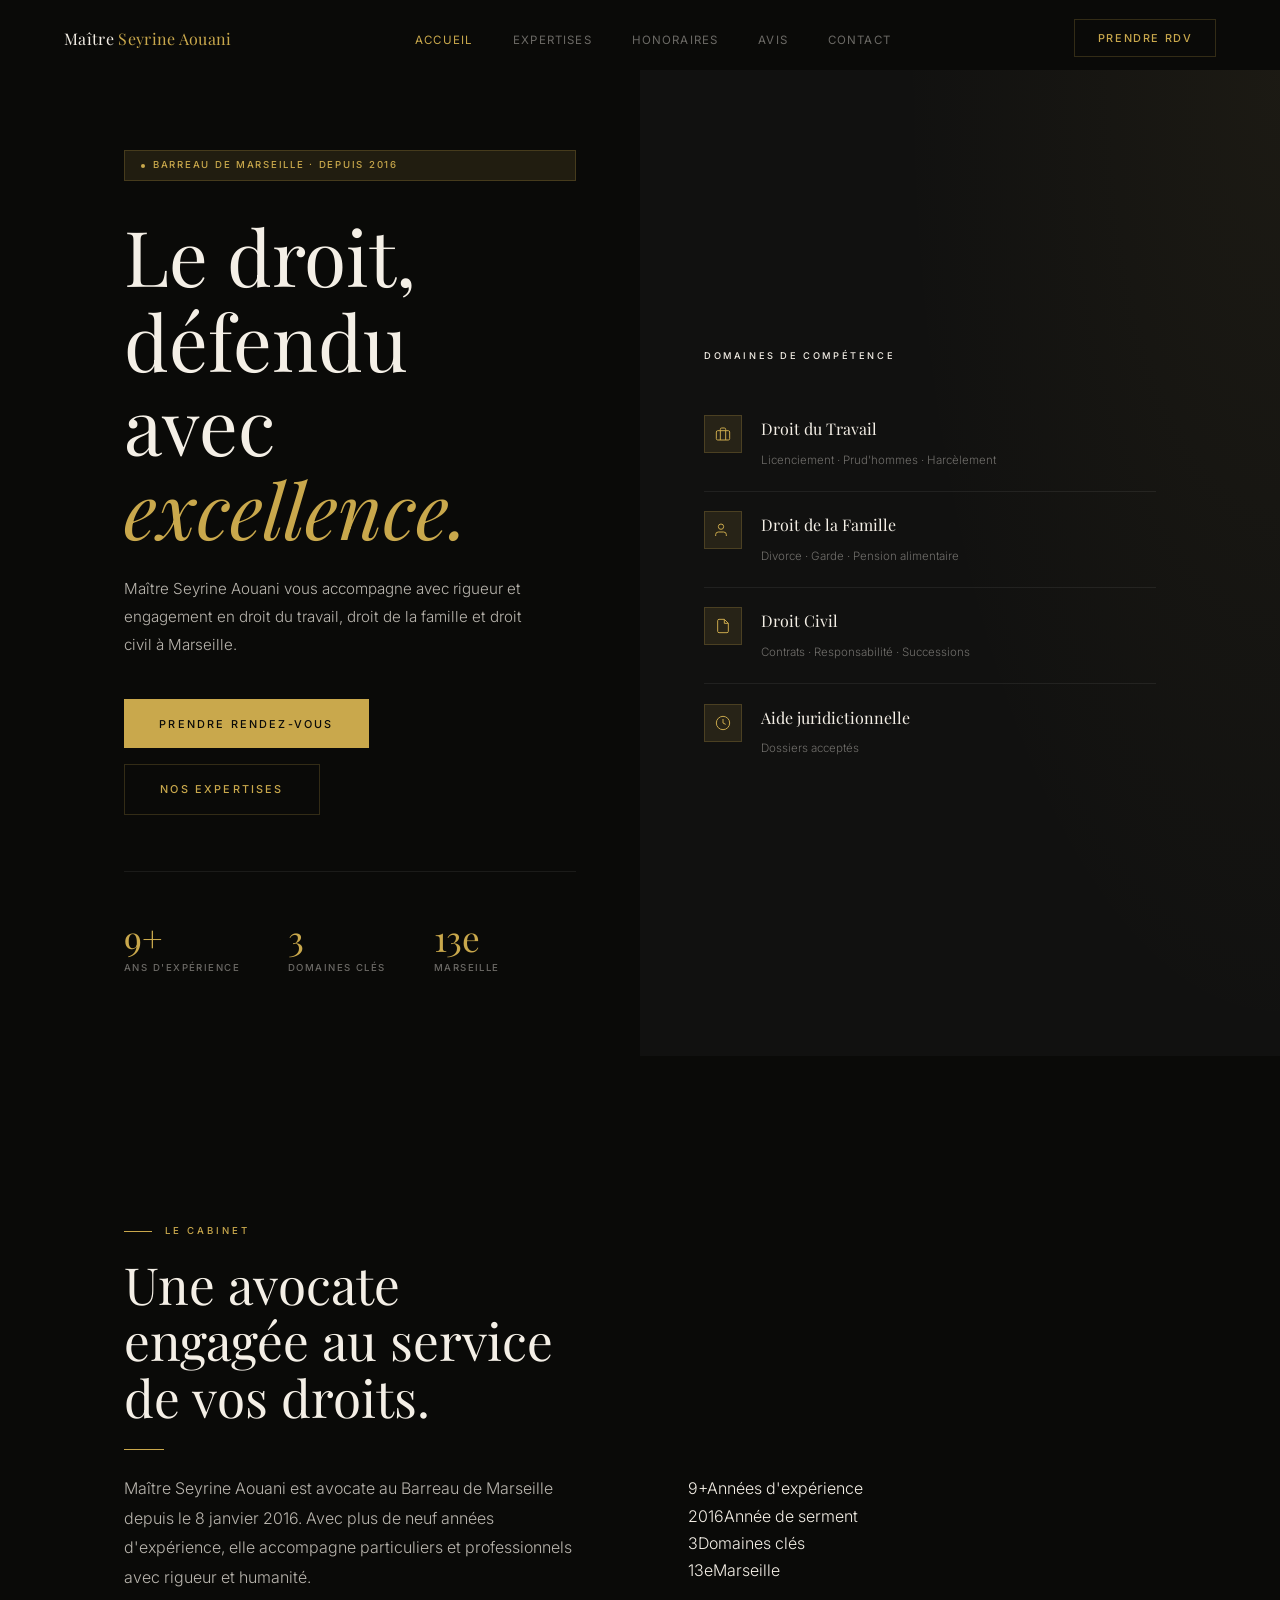
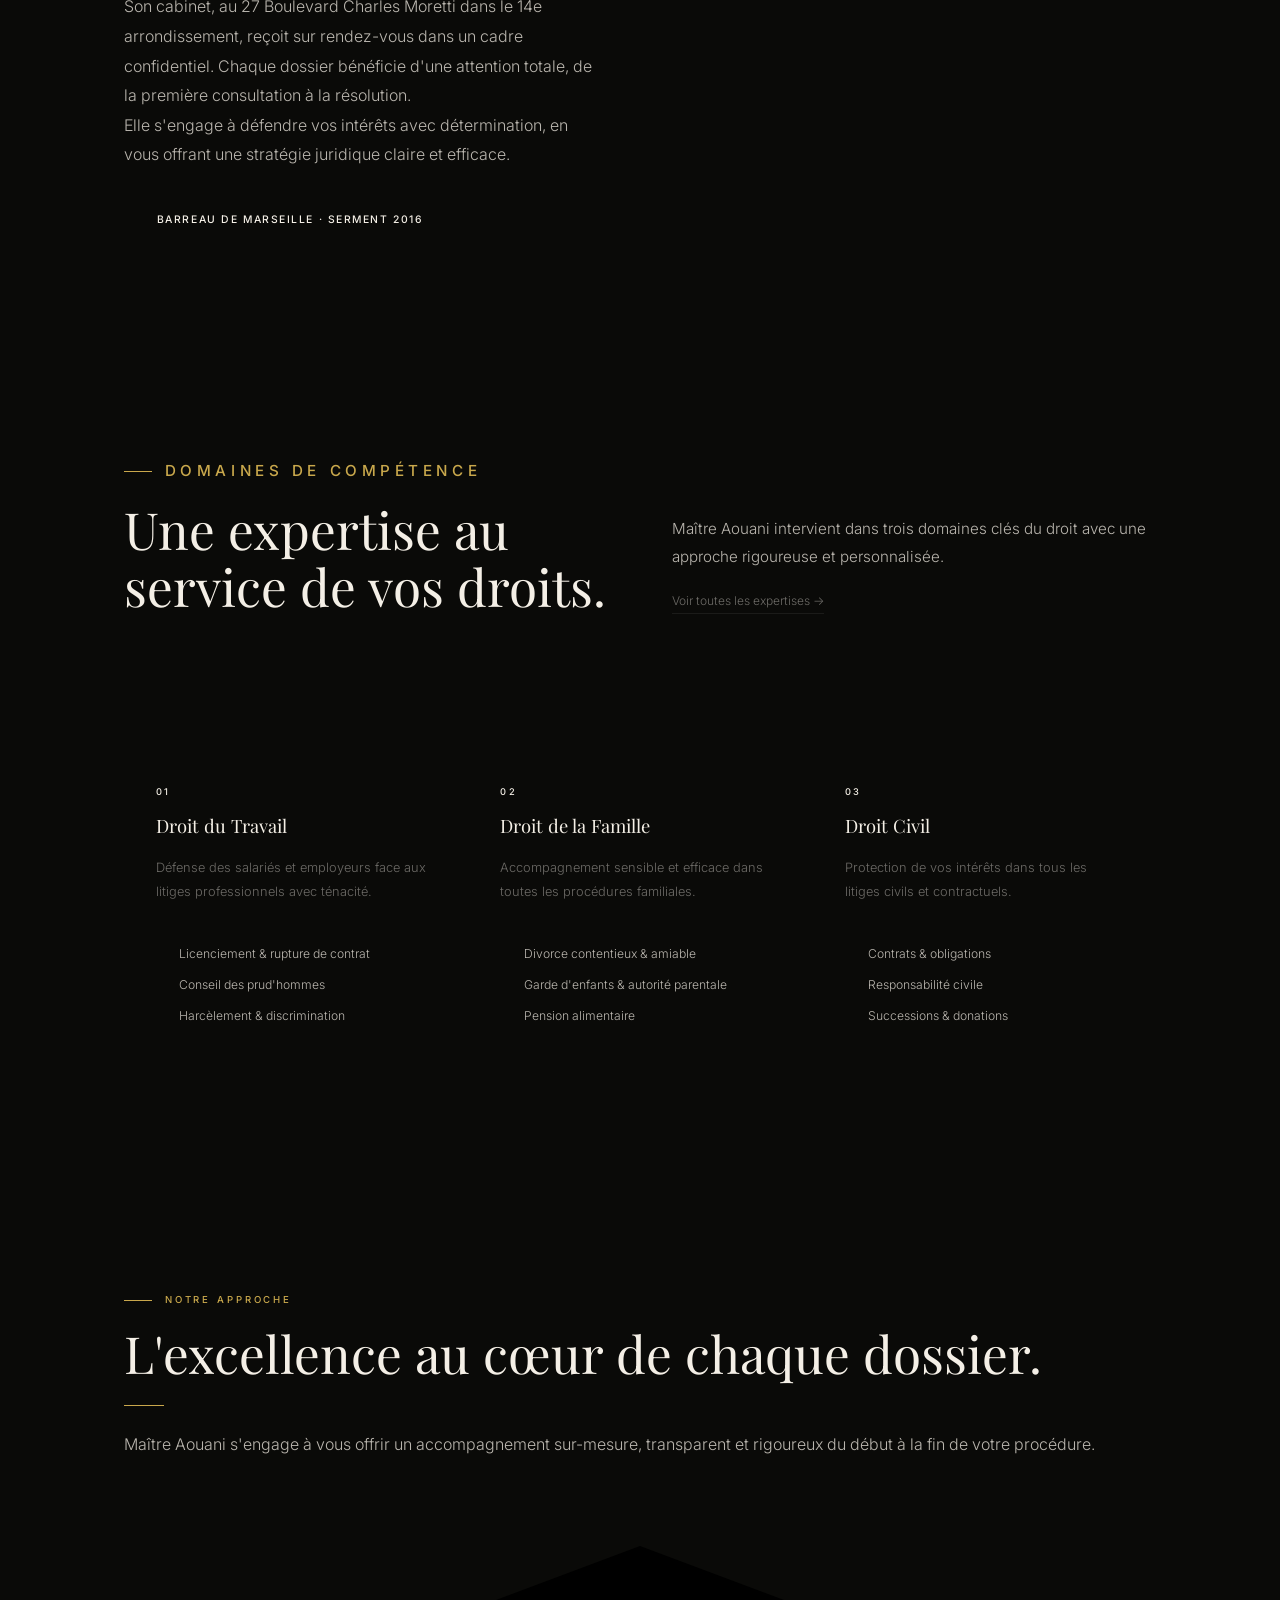
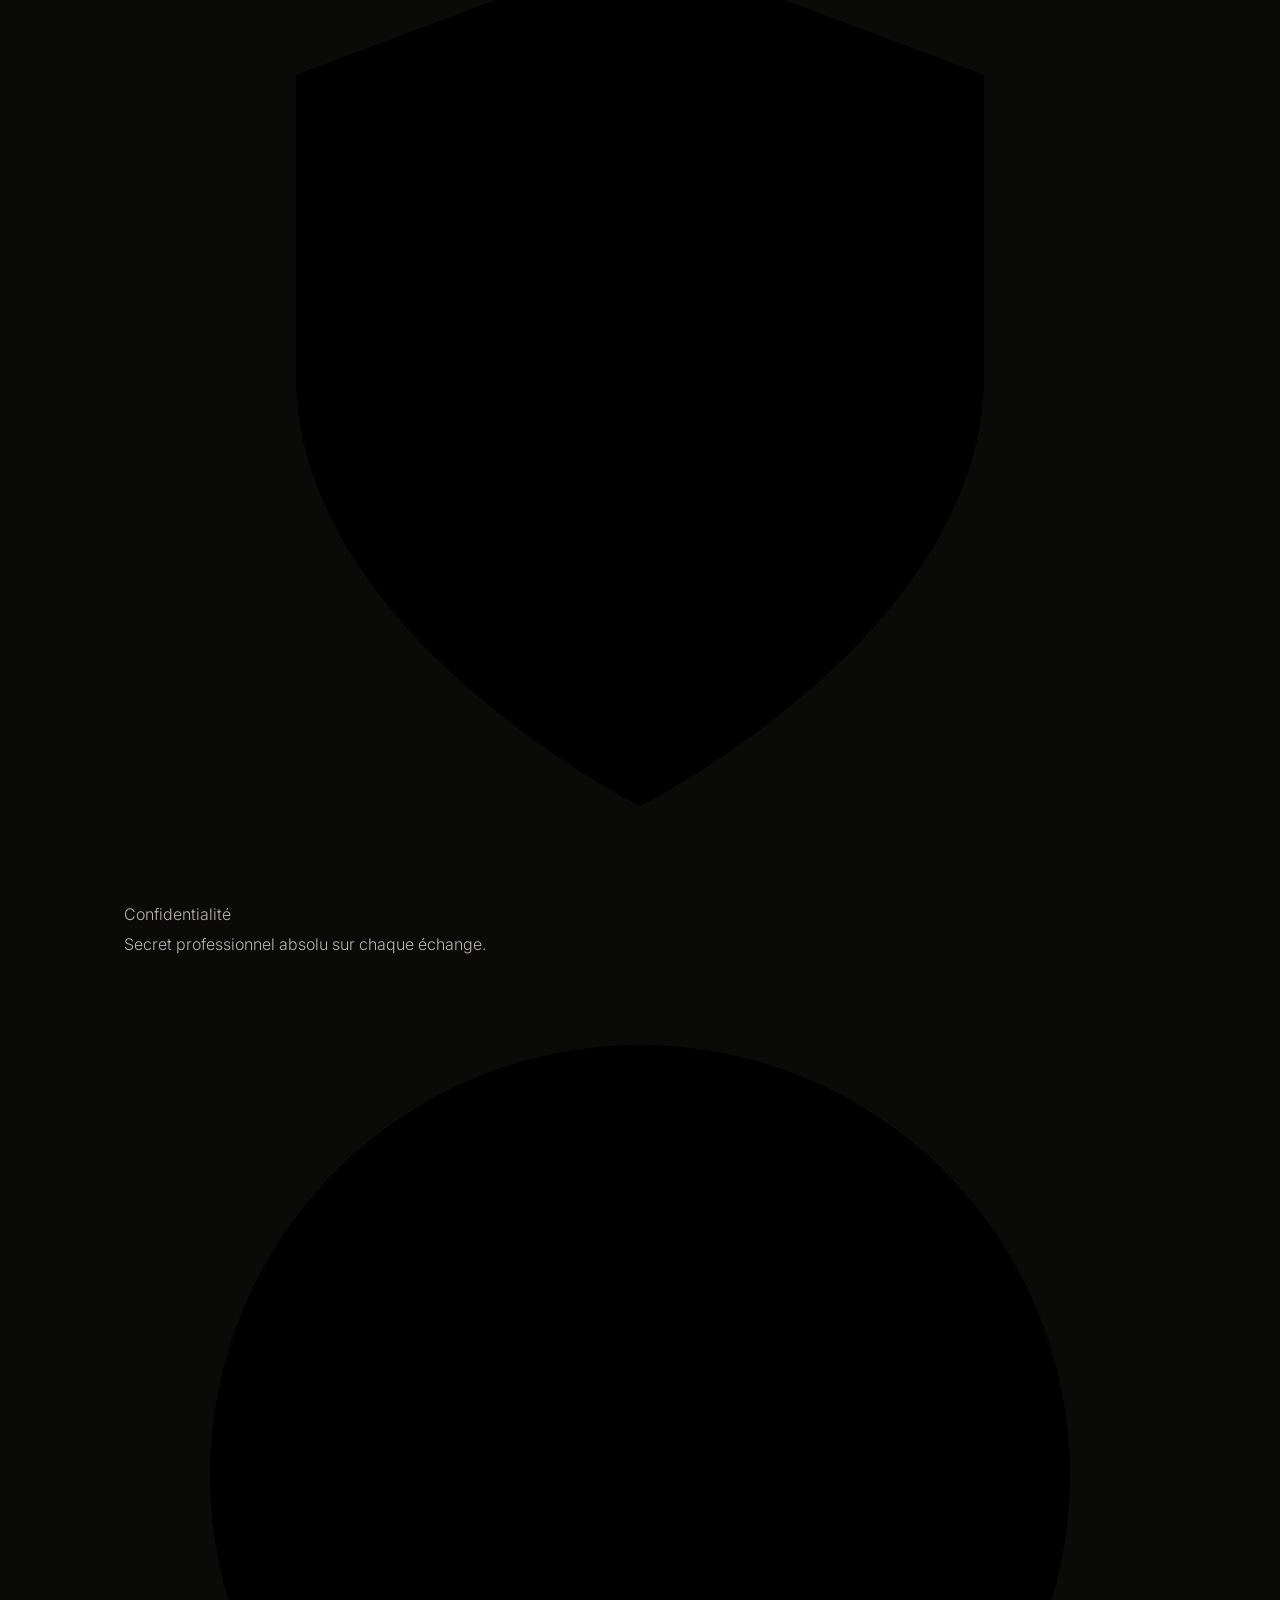
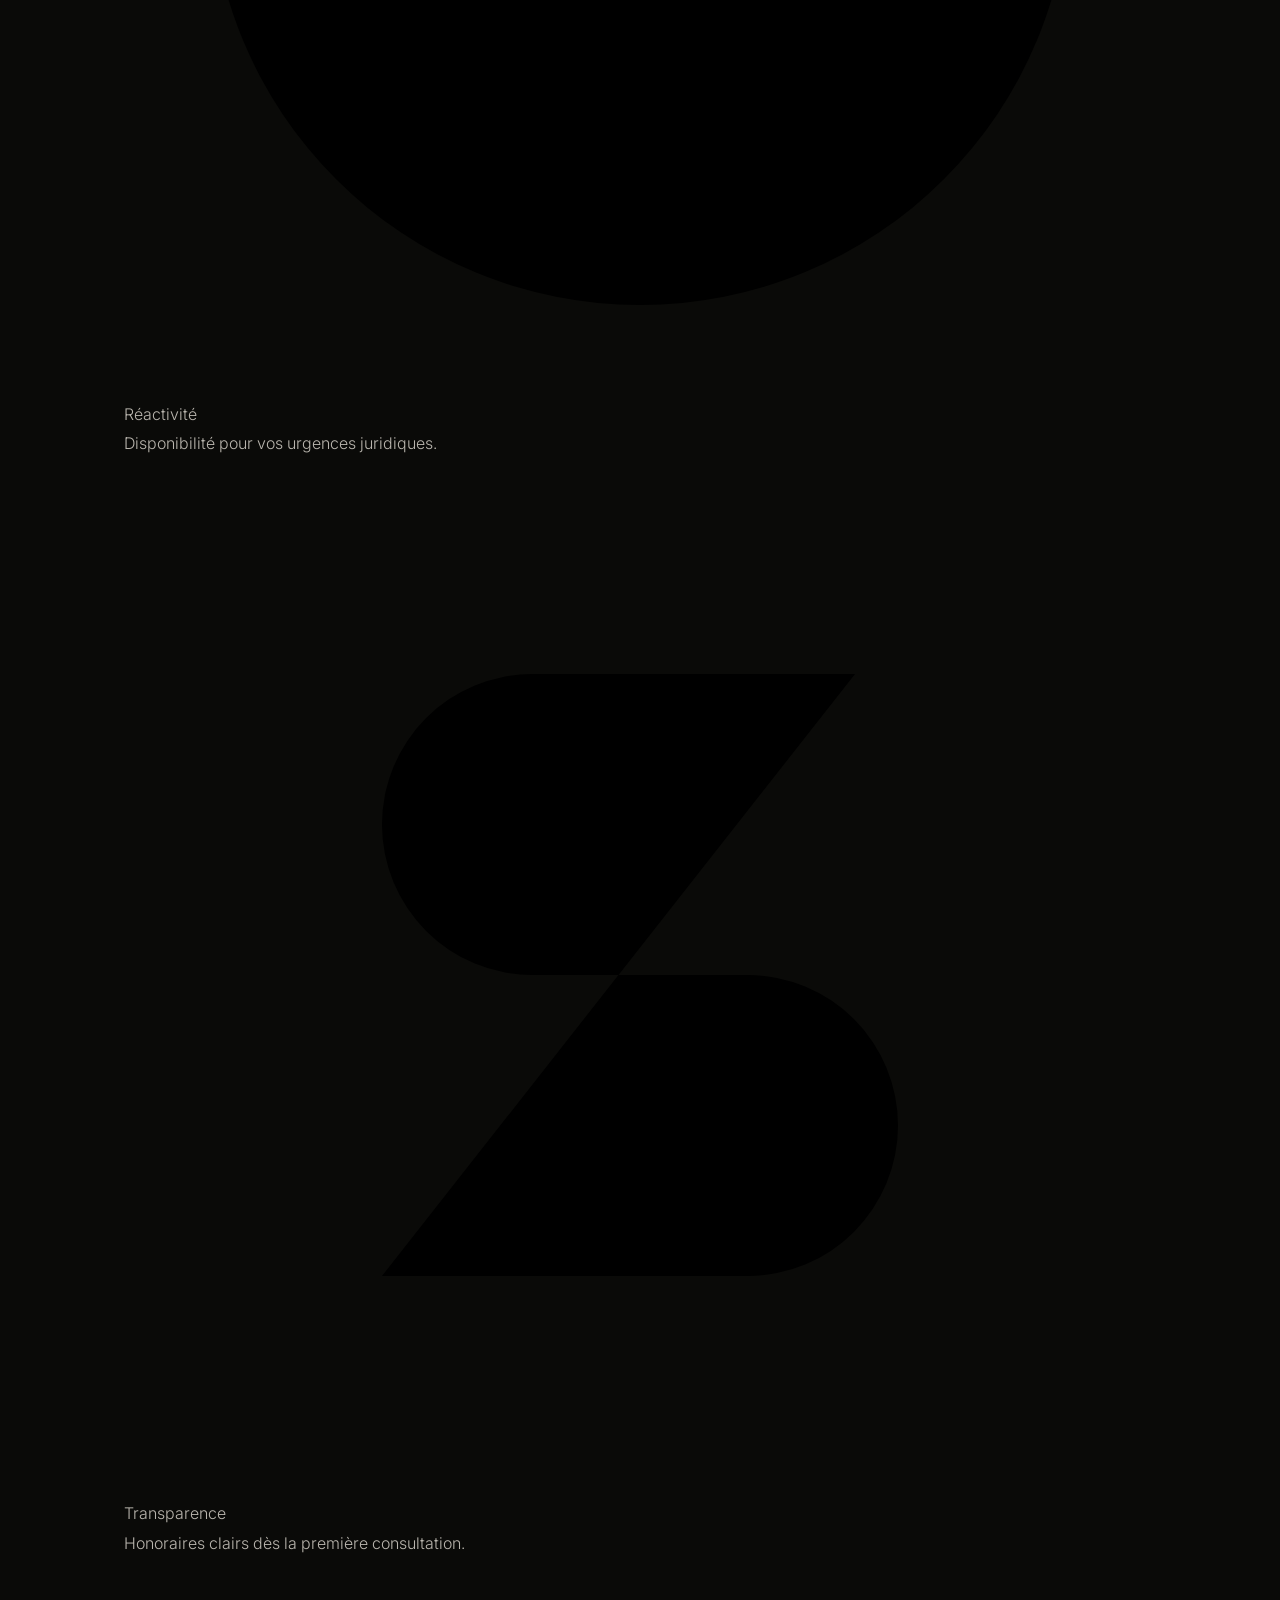
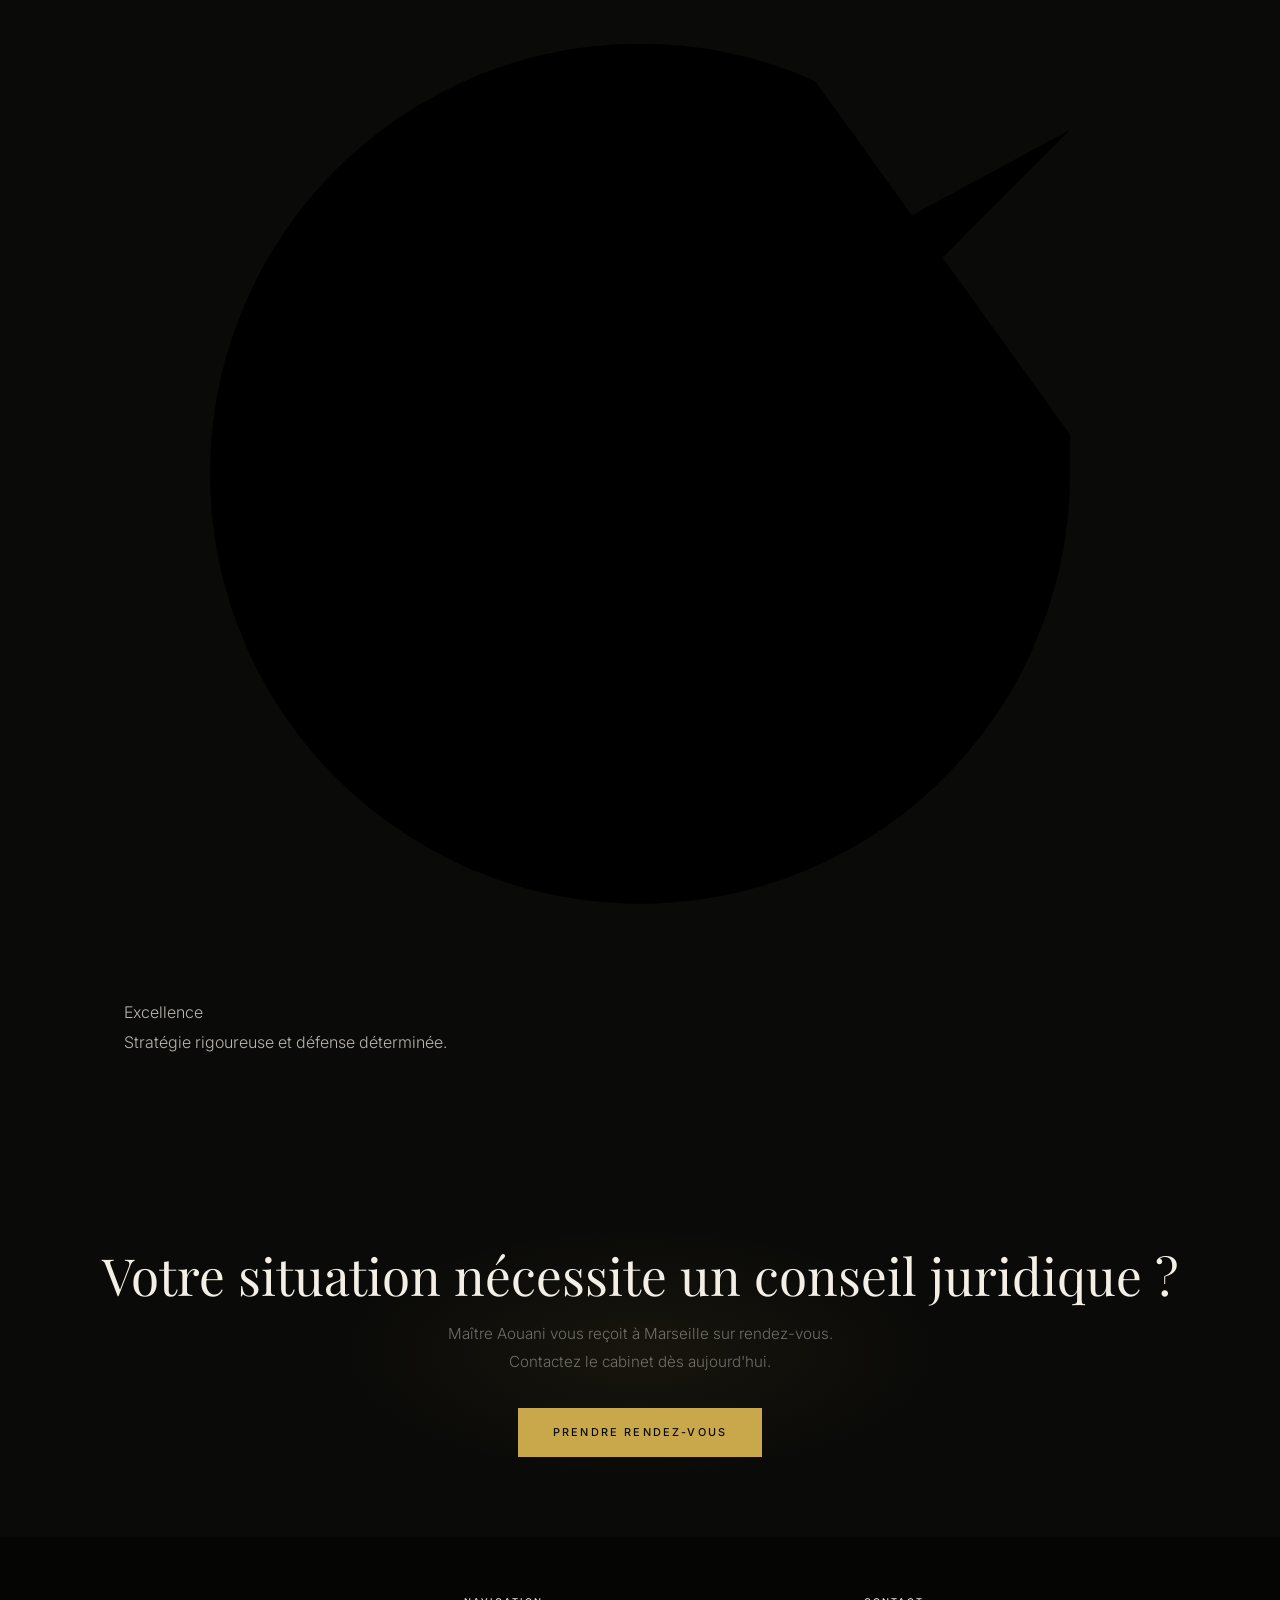
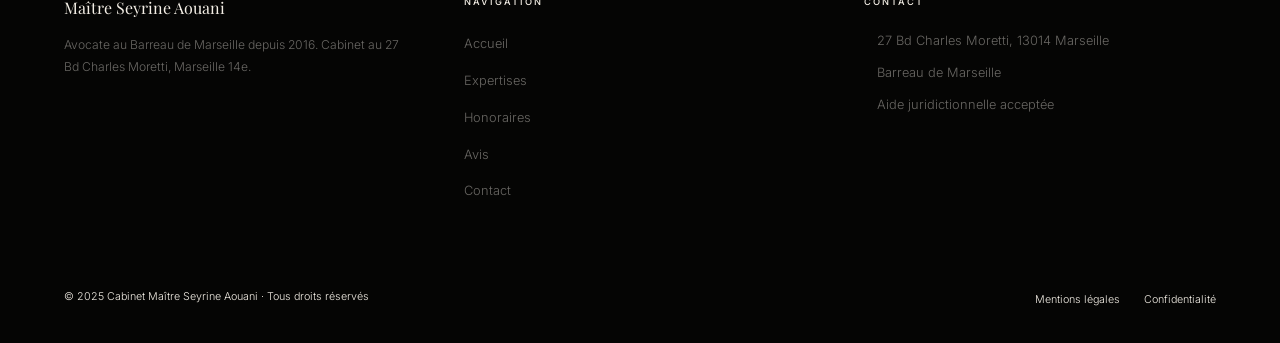
<file: index.html>
<!DOCTYPE html>
<html lang="fr">
<head>
<meta charset="UTF-8"><meta name="viewport" content="width=device-width, initial-scale=1.0">
<title>Maître Seyrine Aouani — Avocate Barreau de Marseille | Droit du Travail, Famille, Civil</title>
<meta name="description" content="Maître Seyrine Aouani, avocate au Barreau de Marseille depuis 2016. Droit du travail, droit de la famille, droit civil. 27 Bd Charles Moretti, Marseille 13014.">
<meta name="robots" content="index, follow">
<link rel="canonical" href="https://aouani-avocat.netlify.app/">
<script type="application/ld+json">{"@context":"https://schema.org","@type":"LegalService","name":"Cabinet Maître Seyrine Aouani","description":"Avocate au Barreau de Marseille, spécialisée en droit du travail, famille et civil.","address":{"@type":"PostalAddress","streetAddress":"27 Boulevard Charles Moretti","addressLocality":"Marseille","postalCode":"13014","addressCountry":"FR"},"geo":{"@type":"GeoCoordinates","latitude":43.3454558,"longitude":5.4313052},"areaServed":"Marseille"}</script>
<link rel="stylesheet" href="css/base.css">
<link rel="stylesheet" href="css/nav-hero.css">
<link rel="stylesheet" href="css/sections.css">
</head>
<body>
<nav id="navbar">
  <a href="index.html" class="nav-logo">Maître <span>Seyrine Aouani</span></a>
  <ul class="nav-links">
    <li><a href="index.html" class="nav-link">Accueil</a></li>
    <li><a href="expertises.html" class="nav-link">Expertises</a></li>
    <li><a href="honoraires.html" class="nav-link">Honoraires</a></li>
    <li><a href="avis.html" class="nav-link">Avis</a></li>
    <li><a href="contact.html" class="nav-link">Contact</a></li>
  </ul>
  <a href="contact.html" class="nav-phone">Prendre RDV</a>
  <div class="nav-burger" id="burger"><span></span><span></span><span></span></div>
</nav>
<nav class="nav-mobile" id="nav-mobile">
  <a href="index.html">Accueil</a><a href="expertises.html">Expertises</a>
  <a href="honoraires.html">Honoraires</a><a href="avis.html">Avis</a><a href="contact.html">Contact</a>
</nav>

<section id="hero">
  <div class="hero-left">
    <span class="tag hero-eyebrow">Barreau de Marseille · Depuis 2016</span>
    <h1 class="hero-title">Le droit,<br>défendu avec<br><em>excellence.</em></h1>
    <p class="hero-desc">Maître Seyrine Aouani vous accompagne avec rigueur et engagement en droit du travail, droit de la famille et droit civil à Marseille.</p>
    <div class="hero-ctas">
      <a href="contact.html" class="btn-primary">Prendre rendez-vous</a>
      <a href="expertises.html" class="btn-outline">Nos expertises</a>
    </div>
    <div class="hero-stats">
      <div><span class="hero-stat-num">9+</span><span class="hero-stat-label">Ans d'expérience</span></div>
      <div><span class="hero-stat-num">3</span><span class="hero-stat-label">Domaines clés</span></div>
      <div><span class="hero-stat-num">13e</span><span class="hero-stat-label">Marseille</span></div>
    </div>
  </div>
  <div class="hero-right">
    <p class="hero-panel-label">Domaines de compétence</p>
    <div class="hero-spec">
      <div class="hero-spec-icon"><svg viewBox="0 0 24 24"><rect x="2" y="7" width="20" height="14" rx="2"/><path d="M16 21V5a2 2 0 0 0-2-2h-4a2 2 0 0 0-2 2v16"/></svg></div>
      <div><span class="hero-spec-name">Droit du Travail</span><span class="hero-spec-sub">Licenciement · Prud'hommes · Harcèlement</span></div>
    </div>
    <div class="hero-spec">
      <div class="hero-spec-icon"><svg viewBox="0 0 24 24"><path d="M17 21v-2a4 4 0 0 0-4-4H5a4 4 0 0 0-4 4v2"/><circle cx="9" cy="7" r="4"/></svg></div>
      <div><span class="hero-spec-name">Droit de la Famille</span><span class="hero-spec-sub">Divorce · Garde · Pension alimentaire</span></div>
    </div>
    <div class="hero-spec">
      <div class="hero-spec-icon"><svg viewBox="0 0 24 24"><path d="M14 2H6a2 2 0 0 0-2 2v16a2 2 0 0 0 2 2h12a2 2 0 0 0 2-2V8z"/><polyline points="14 2 14 8 20 8"/></svg></div>
      <div><span class="hero-spec-name">Droit Civil</span><span class="hero-spec-sub">Contrats · Responsabilité · Successions</span></div>
    </div>
    <div class="hero-spec">
      <div class="hero-spec-icon"><svg viewBox="0 0 24 24"><circle cx="12" cy="12" r="10"/><polyline points="12 6 12 12 16 14"/></svg></div>
      <div><span class="hero-spec-name">Aide juridictionnelle</span><span class="hero-spec-sub">Dossiers acceptés</span></div>
    </div>
  </div>
</section>

<section id="about">
  <div class="section-inner">
    <div class="about-grid">
      <div class="reveal">
        <p class="section-label">Le Cabinet</p>
        <h2>Une avocate engagée au service de vos droits.</h2>
        <div class="divider"></div>
        <p>Maître Seyrine Aouani est avocate au Barreau de Marseille depuis le 8 janvier 2016. Avec plus de neuf années d'expérience, elle accompagne particuliers et professionnels avec rigueur et humanité.</p>
        <p>Son cabinet, au 27 Boulevard Charles Moretti dans le 14e arrondissement, reçoit sur rendez-vous dans un cadre confidentiel. Chaque dossier bénéficie d'une attention totale, de la première consultation à la résolution.</p>
        <p>Elle s'engage à défendre vos intérêts avec détermination, en vous offrant une stratégie juridique claire et efficace.</p>
        <div class="badge-barreau">Barreau de Marseille · Serment 2016</div>
      </div>
      <div class="about-stats reveal">
        <div class="stat-box"><span class="stat-num">9+</span><span class="stat-label">Années d'expérience</span></div>
        <div class="stat-box"><span class="stat-num">2016</span><span class="stat-label">Année de serment</span></div>
        <div class="stat-box"><span class="stat-num">3</span><span class="stat-label">Domaines clés</span></div>
        <div class="stat-box"><span class="stat-num">13e</span><span class="stat-label">Marseille</span></div>
      </div>
    </div>
  </div>
</section>

<section id="expertises">
  <div class="section-inner">
    <div class="expertises-intro">
      <div class="reveal"><p class="section-label">Domaines de compétence</p><h2>Une expertise au service de vos droits.</h2></div>
      <div class="reveal"><p>Maître Aouani intervient dans trois domaines clés du droit avec une approche rigoureuse et personnalisée.</p><a href="expertises.html" class="btn-text" style="margin-top:1.2rem;display:inline-flex;">Voir toutes les expertises →</a></div>
    </div>
    <div class="expertises-grid">
      <div class="expertise-card reveal">
        <div class="expertise-icon"><svg viewBox="0 0 24 24"><rect x="2" y="7" width="20" height="14" rx="2"/><path d="M16 21V5a2 2 0 0 0-2-2h-4a2 2 0 0 0-2 2v16"/></svg></div>
        <span class="expertise-num">01</span>
        <p class="expertise-title">Droit du Travail</p>
        <p class="expertise-desc">Défense des salariés et employeurs face aux litiges professionnels avec ténacité.</p>
        <ul class="expertise-list"><li>Licenciement & rupture de contrat</li><li>Conseil des prud'hommes</li><li>Harcèlement & discrimination</li></ul>
      </div>
      <div class="expertise-card reveal">
        <div class="expertise-icon"><svg viewBox="0 0 24 24"><path d="M17 21v-2a4 4 0 0 0-4-4H5a4 4 0 0 0-4 4v2"/><circle cx="9" cy="7" r="4"/></svg></div>
        <span class="expertise-num">02</span>
        <p class="expertise-title">Droit de la Famille</p>
        <p class="expertise-desc">Accompagnement sensible et efficace dans toutes les procédures familiales.</p>
        <ul class="expertise-list"><li>Divorce contentieux & amiable</li><li>Garde d'enfants & autorité parentale</li><li>Pension alimentaire</li></ul>
      </div>
      <div class="expertise-card reveal">
        <div class="expertise-icon"><svg viewBox="0 0 24 24"><path d="M14 2H6a2 2 0 0 0-2 2v16a2 2 0 0 0 2 2h12a2 2 0 0 0 2-2V8z"/><polyline points="14 2 14 8 20 8"/></svg></div>
        <span class="expertise-num">03</span>
        <p class="expertise-title">Droit Civil</p>
        <p class="expertise-desc">Protection de vos intérêts dans tous les litiges civils et contractuels.</p>
        <ul class="expertise-list"><li>Contrats & obligations</li><li>Responsabilité civile</li><li>Successions & donations</li></ul>
      </div>
    </div>
  </div>
</section>

<section id="engagements">
  <div class="section-inner">
    <div class="engagements-layout">
      <div class="reveal">
        <p class="section-label">Notre approche</p>
        <h2>L'excellence au cœur de chaque dossier.</h2>
        <div class="divider"></div>
        <p>Maître Aouani s'engage à vous offrir un accompagnement sur-mesure, transparent et rigoureux du début à la fin de votre procédure.</p>
      </div>
      <div class="engagement-grid reveal">
        <div class="engagement-item"><div class="engagement-icon"><svg viewBox="0 0 24 24"><path d="M12 22s8-4 8-10V5l-8-3-8 3v7c0 6 8 10 8 10z"/></svg></div><p class="engagement-name">Confidentialité</p><p class="engagement-desc">Secret professionnel absolu sur chaque échange.</p></div>
        <div class="engagement-item"><div class="engagement-icon"><svg viewBox="0 0 24 24"><circle cx="12" cy="12" r="10"/><polyline points="12 6 12 12 16 14"/></svg></div><p class="engagement-name">Réactivité</p><p class="engagement-desc">Disponibilité pour vos urgences juridiques.</p></div>
        <div class="engagement-item"><div class="engagement-icon"><svg viewBox="0 0 24 24"><line x1="12" y1="1" x2="12" y2="23"/><path d="M17 5H9.5a3.5 3.5 0 0 0 0 7h5a3.5 3.5 0 0 1 0 7H6"/></svg></div><p class="engagement-name">Transparence</p><p class="engagement-desc">Honoraires clairs dès la première consultation.</p></div>
        <div class="engagement-item"><div class="engagement-icon"><svg viewBox="0 0 24 24"><path d="M22 11.08V12a10 10 0 1 1-5.93-9.14"/><polyline points="22 4 12 14.01 9 11.01"/></svg></div><p class="engagement-name">Excellence</p><p class="engagement-desc">Stratégie rigoureuse et défense déterminée.</p></div>
      </div>
    </div>
  </div>
</section>

<div class="cta-banner">
  <h2 class="reveal">Votre situation nécessite un conseil juridique ?</h2>
  <p class="reveal">Maître Aouani vous reçoit à Marseille sur rendez-vous. Contactez le cabinet dès aujourd'hui.</p>
  <a href="contact.html" class="btn-primary reveal">Prendre rendez-vous</a>
</div>

<footer>
  <div class="footer-top">
    <div><p class="footer-brand-name">Maître <span>Seyrine Aouani</span></p><p class="footer-brand-desc">Avocate au Barreau de Marseille depuis 2016. Cabinet au 27 Bd Charles Moretti, Marseille 14e.</p></div>
    <div><p class="footer-col-title">Navigation</p><ul class="footer-links"><li><a href="index.html">Accueil</a></li><li><a href="expertises.html">Expertises</a></li><li><a href="honoraires.html">Honoraires</a></li><li><a href="avis.html">Avis</a></li><li><a href="contact.html">Contact</a></li></ul></div>
    <div><p class="footer-col-title">Contact</p><p class="footer-contact-item">27 Bd Charles Moretti, 13014 Marseille</p><p class="footer-contact-item">Barreau de Marseille</p><p class="footer-contact-item">Aide juridictionnelle acceptée</p></div>
  </div>
  <div class="footer-bottom"><p class="footer-copy">© 2025 Cabinet Maître Seyrine Aouani · Tous droits réservés</p><ul class="footer-legal"><li><a href="#">Mentions légales</a></li><li><a href="#">Confidentialité</a></li></ul></div>
</footer>
<script src="js/main.js"></script>
</body>
</html>
</file>
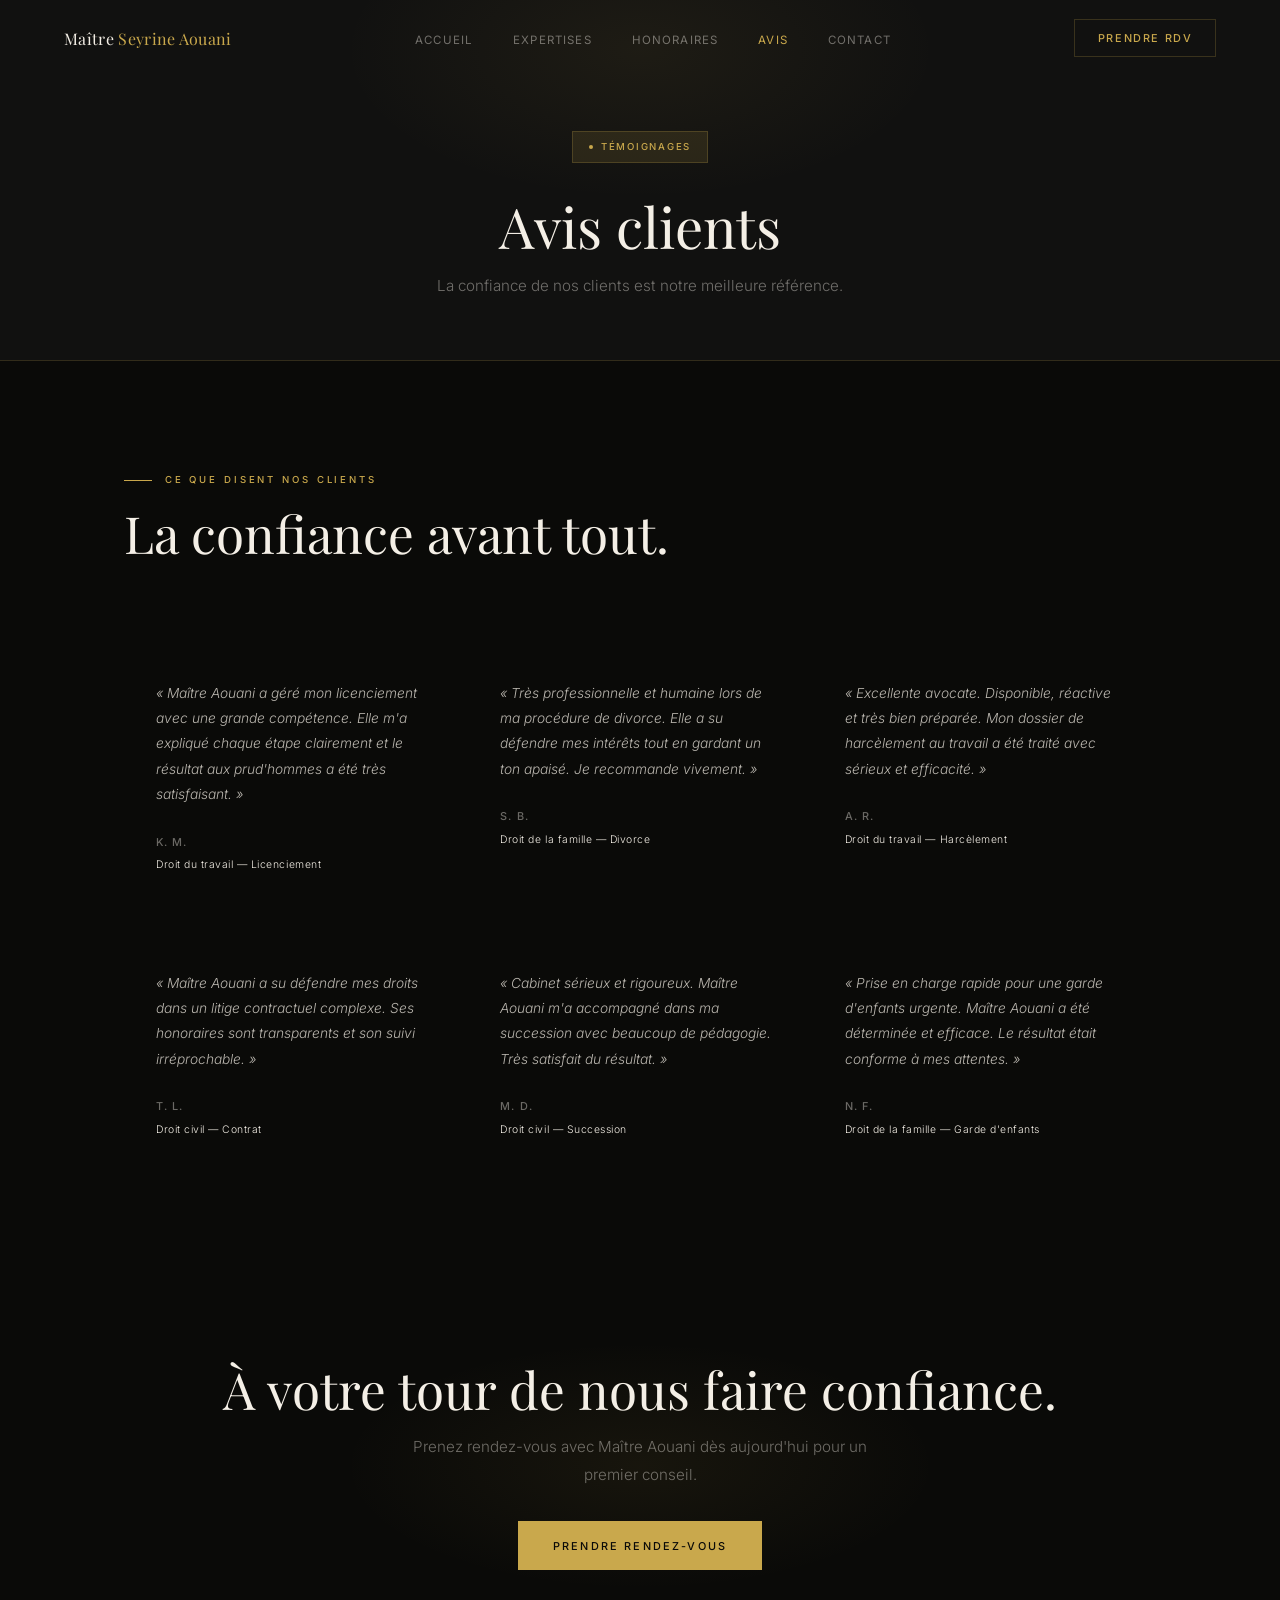
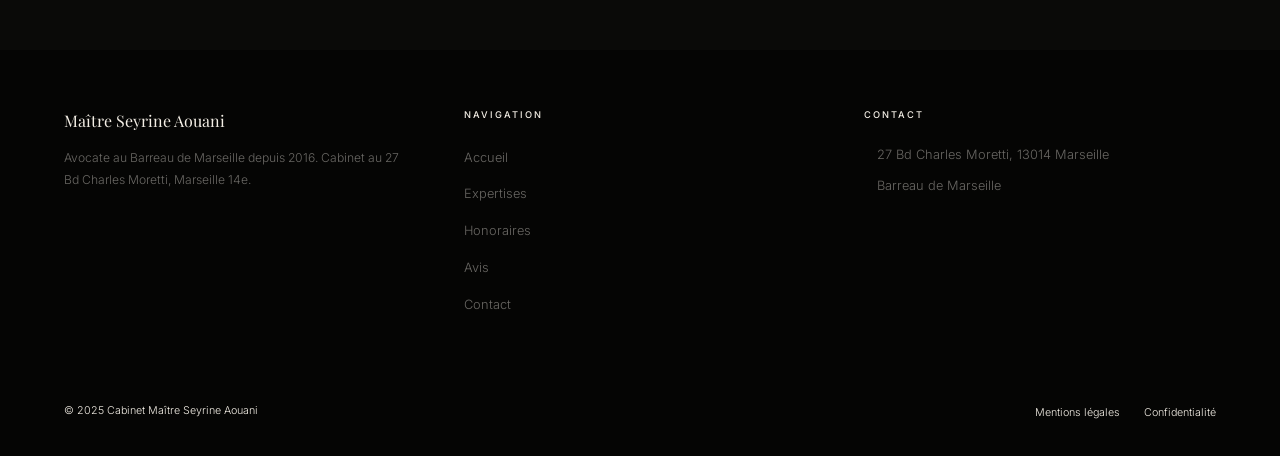
<file: avis.html>
<!DOCTYPE html>
<html lang="fr">
<head>
<meta charset="UTF-8"><meta name="viewport" content="width=device-width, initial-scale=1.0">
<title>Avis Clients — Cabinet Maître Seyrine Aouani | Marseille</title>
<meta name="description" content="Témoignages et avis de clients du cabinet Maître Seyrine Aouani, avocate à Marseille.">
<link rel="stylesheet" href="css/base.css"><link rel="stylesheet" href="css/nav-hero.css"><link rel="stylesheet" href="css/sections.css">
</head>
<body>
<nav id="navbar">
  <a href="index.html" class="nav-logo">Maître <span>Seyrine Aouani</span></a>
  <ul class="nav-links">
    <li><a href="index.html" class="nav-link">Accueil</a></li>
    <li><a href="expertises.html" class="nav-link">Expertises</a></li>
    <li><a href="honoraires.html" class="nav-link">Honoraires</a></li>
    <li><a href="avis.html" class="nav-link">Avis</a></li>
    <li><a href="contact.html" class="nav-link">Contact</a></li>
  </ul>
  <a href="contact.html" class="nav-phone">Prendre RDV</a>
  <div class="nav-burger" id="burger"><span></span><span></span><span></span></div>
</nav>
<nav class="nav-mobile" id="nav-mobile">
  <a href="index.html">Accueil</a><a href="expertises.html">Expertises</a>
  <a href="honoraires.html">Honoraires</a><a href="avis.html">Avis</a><a href="contact.html">Contact</a>
</nav>

<div class="page-hero">
  <span class="tag" style="margin-bottom:1rem;display:inline-flex;">Témoignages</span>
  <h1>Avis clients</h1>
  <p>La confiance de nos clients est notre meilleure référence.</p>
</div>

<section id="avis">
  <div class="section-inner">
    <p class="section-label reveal">Ce que disent nos clients</p>
    <h2 class="reveal">La confiance avant tout.</h2>
    <div class="avis-grid">
      <div class="avis-card reveal">
        <div class="avis-stars"><div class="star"></div><div class="star"></div><div class="star"></div><div class="star"></div><div class="star"></div></div>
        <p class="avis-text">« Maître Aouani a géré mon licenciement avec une grande compétence. Elle m'a expliqué chaque étape clairement et le résultat aux prud'hommes a été très satisfaisant. »</p>
        <p class="avis-author">K. M.</p><p class="avis-domaine">Droit du travail — Licenciement</p>
      </div>
      <div class="avis-card reveal">
        <div class="avis-stars"><div class="star"></div><div class="star"></div><div class="star"></div><div class="star"></div><div class="star"></div></div>
        <p class="avis-text">« Très professionnelle et humaine lors de ma procédure de divorce. Elle a su défendre mes intérêts tout en gardant un ton apaisé. Je recommande vivement. »</p>
        <p class="avis-author">S. B.</p><p class="avis-domaine">Droit de la famille — Divorce</p>
      </div>
      <div class="avis-card reveal">
        <div class="avis-stars"><div class="star"></div><div class="star"></div><div class="star"></div><div class="star"></div><div class="star"></div></div>
        <p class="avis-text">« Excellente avocate. Disponible, réactive et très bien préparée. Mon dossier de harcèlement au travail a été traité avec sérieux et efficacité. »</p>
        <p class="avis-author">A. R.</p><p class="avis-domaine">Droit du travail — Harcèlement</p>
      </div>
      <div class="avis-card reveal">
        <div class="avis-stars"><div class="star"></div><div class="star"></div><div class="star"></div><div class="star"></div><div class="star"></div></div>
        <p class="avis-text">« Maître Aouani a su défendre mes droits dans un litige contractuel complexe. Ses honoraires sont transparents et son suivi irréprochable. »</p>
        <p class="avis-author">T. L.</p><p class="avis-domaine">Droit civil — Contrat</p>
      </div>
      <div class="avis-card reveal">
        <div class="avis-stars"><div class="star"></div><div class="star"></div><div class="star"></div><div class="star"></div><div class="star"></div></div>
        <p class="avis-text">« Cabinet sérieux et rigoureux. Maître Aouani m'a accompagné dans ma succession avec beaucoup de pédagogie. Très satisfait du résultat. »</p>
        <p class="avis-author">M. D.</p><p class="avis-domaine">Droit civil — Succession</p>
      </div>
      <div class="avis-card reveal">
        <div class="avis-stars"><div class="star"></div><div class="star"></div><div class="star"></div><div class="star"></div><div class="star"></div></div>
        <p class="avis-text">« Prise en charge rapide pour une garde d'enfants urgente. Maître Aouani a été déterminée et efficace. Le résultat était conforme à mes attentes. »</p>
        <p class="avis-author">N. F.</p><p class="avis-domaine">Droit de la famille — Garde d'enfants</p>
      </div>
    </div>
  </div>
</section>

<div class="cta-banner">
  <h2 class="reveal">À votre tour de nous faire confiance.</h2>
  <p class="reveal">Prenez rendez-vous avec Maître Aouani dès aujourd'hui pour un premier conseil.</p>
  <a href="contact.html" class="btn-primary reveal">Prendre rendez-vous</a>
</div>

<footer>
  <div class="footer-top">
    <div><p class="footer-brand-name">Maître <span>Seyrine Aouani</span></p><p class="footer-brand-desc">Avocate au Barreau de Marseille depuis 2016. Cabinet au 27 Bd Charles Moretti, Marseille 14e.</p></div>
    <div><p class="footer-col-title">Navigation</p><ul class="footer-links"><li><a href="index.html">Accueil</a></li><li><a href="expertises.html">Expertises</a></li><li><a href="honoraires.html">Honoraires</a></li><li><a href="avis.html">Avis</a></li><li><a href="contact.html">Contact</a></li></ul></div>
    <div><p class="footer-col-title">Contact</p><p class="footer-contact-item">27 Bd Charles Moretti, 13014 Marseille</p><p class="footer-contact-item">Barreau de Marseille</p></div>
  </div>
  <div class="footer-bottom"><p class="footer-copy">© 2025 Cabinet Maître Seyrine Aouani</p><ul class="footer-legal"><li><a href="#">Mentions légales</a></li><li><a href="#">Confidentialité</a></li></ul></div>
</footer>
<script src="js/main.js"></script>
</body>
</html>
</file>
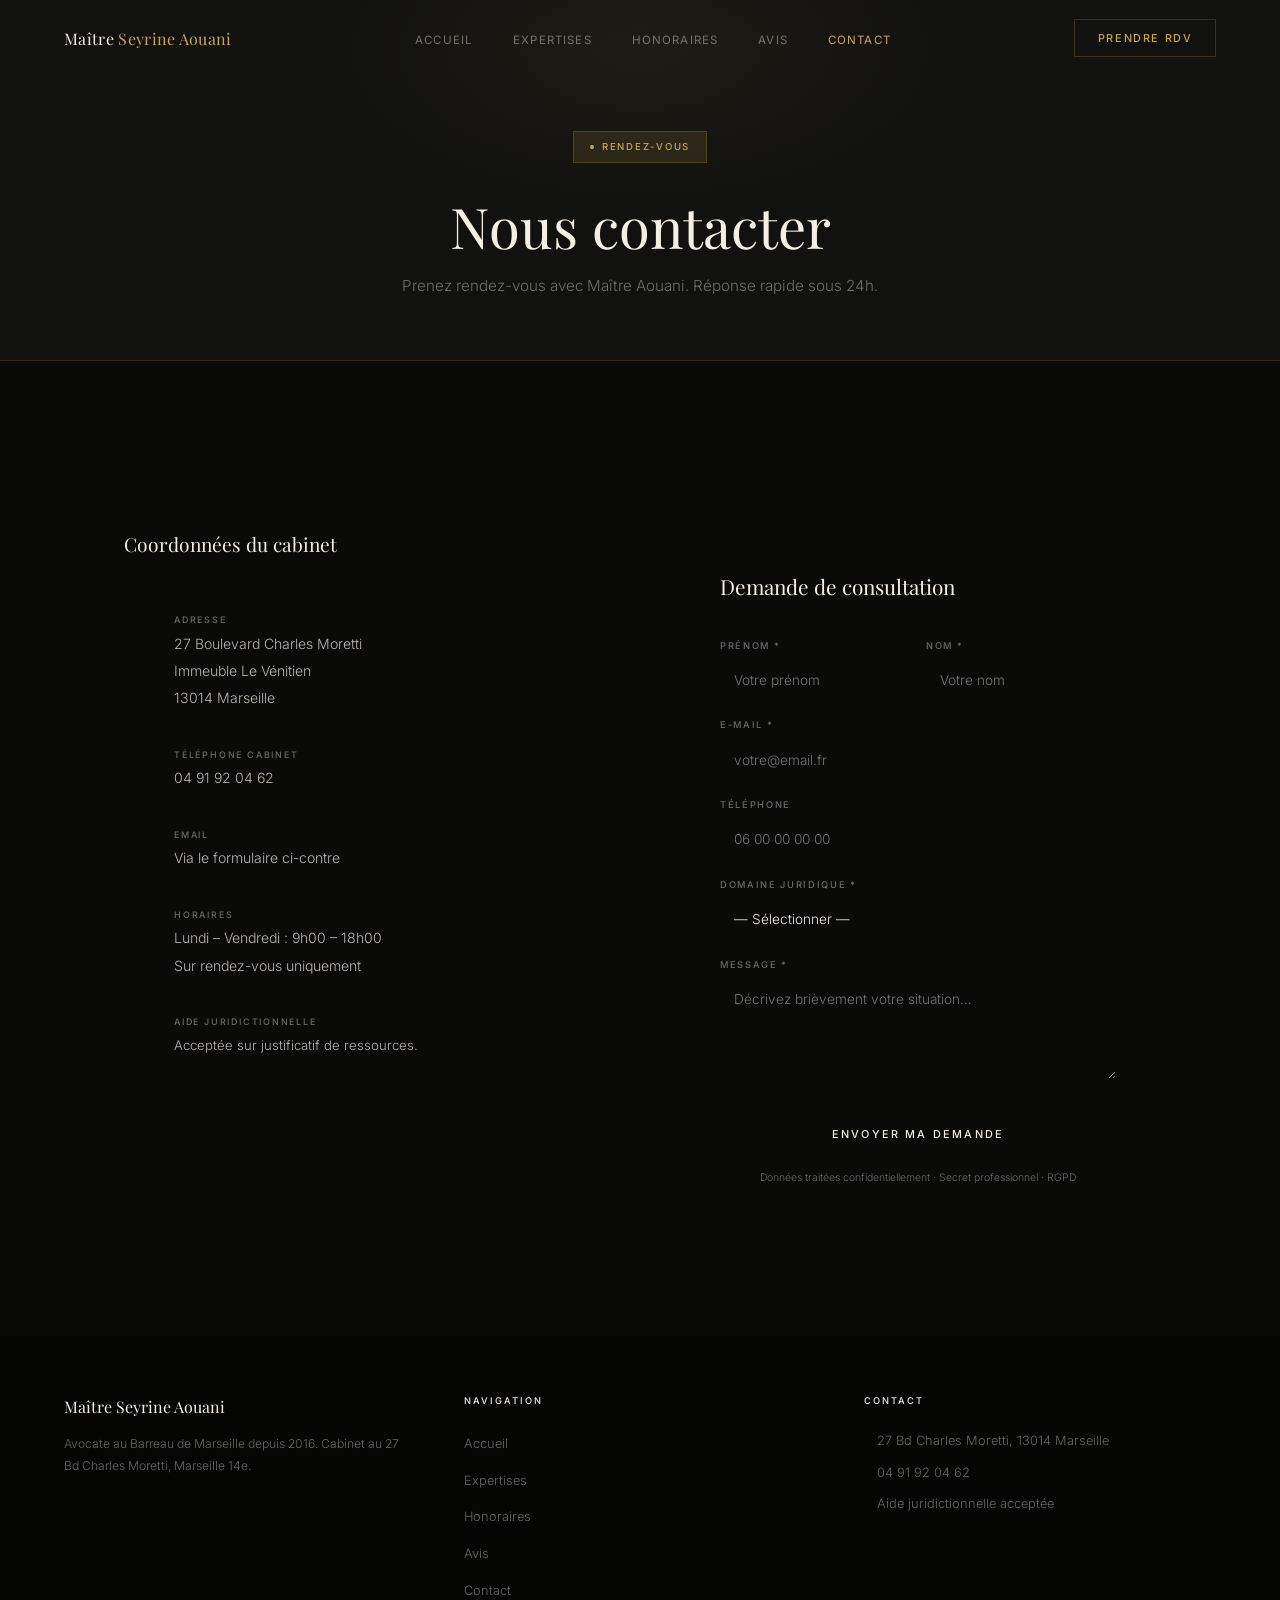
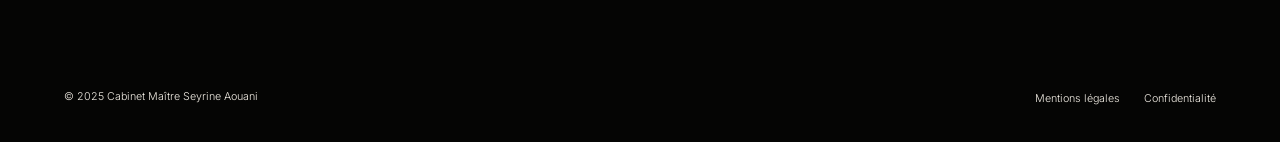
<file: contact.html>
<!DOCTYPE html>
<html lang="fr">
<head>
<meta charset="UTF-8"><meta name="viewport" content="width=device-width, initial-scale=1.0">
<title>Contact — Maître Seyrine Aouani | Marseille 13014</title>
<meta name="description" content="Contactez Maître Seyrine Aouani, avocate à Marseille. 27 Bd Charles Moretti, 13014 Marseille. Consultations sur rendez-vous.">
<link rel="stylesheet" href="css/base.css"><link rel="stylesheet" href="css/nav-hero.css"><link rel="stylesheet" href="css/sections.css">
</head>
<body>
<nav id="navbar">
  <a href="index.html" class="nav-logo">Maître <span>Seyrine Aouani</span></a>
  <ul class="nav-links">
    <li><a href="index.html" class="nav-link">Accueil</a></li>
    <li><a href="expertises.html" class="nav-link">Expertises</a></li>
    <li><a href="honoraires.html" class="nav-link">Honoraires</a></li>
    <li><a href="avis.html" class="nav-link">Avis</a></li>
    <li><a href="contact.html" class="nav-link">Contact</a></li>
  </ul>
  <a href="contact.html" class="nav-phone">Prendre RDV</a>
  <div class="nav-burger" id="burger"><span></span><span></span><span></span></div>
</nav>
<nav class="nav-mobile" id="nav-mobile">
  <a href="index.html">Accueil</a><a href="expertises.html">Expertises</a>
  <a href="honoraires.html">Honoraires</a><a href="avis.html">Avis</a><a href="contact.html">Contact</a>
</nav>

<div class="page-hero">
  <span class="tag" style="margin-bottom:1rem;display:inline-flex;">Rendez-vous</span>
  <h1>Nous contacter</h1>
  <p>Prenez rendez-vous avec Maître Aouani. Réponse rapide sous 24h.</p>
</div>

<section id="contact">
  <div class="section-inner">
    <div class="contact-grid">
      <div class="reveal">
        <p class="contact-info-title">Coordonnées du cabinet</p>
        <div class="contact-row">
          <div class="contact-icon-box"><svg viewBox="0 0 24 24"><path d="M21 10c0 7-9 13-9 13s-9-6-9-13a9 9 0 0 1 18 0z"/><circle cx="12" cy="10" r="3"/></svg></div>
          <div><span class="contact-label">Adresse</span><span class="contact-value">27 Boulevard Charles Moretti<br>Immeuble Le Vénitien<br>13014 Marseille</span></div>
        </div>
        <div class="contact-row">
          <div class="contact-icon-box"><svg viewBox="0 0 24 24"><path d="M22 16.92v3a2 2 0 0 1-2.18 2 19.79 19.79 0 0 1-8.63-3.07A19.5 19.5 0 0 1 4.69 12 19.79 19.79 0 0 1 1.63 3.42 2 2 0 0 1 3.6 1.26h3a2 2 0 0 1 2 1.72c.127.96.361 1.903.7 2.81a2 2 0 0 1-.45 2.11L7.91 8.6a16 16 0 0 0 6 6l.54-.54a2 2 0 0 1 2.11-.45c.907.339 1.85.573 2.81.7A2 2 0 0 1 21 16z"/></svg></div>
          <div><span class="contact-label">Téléphone Cabinet</span><a href="tel:+33491920462" class="contact-value">04 91 92 04 62</a></div>
        </div>
        <div class="contact-row">
          <div class="contact-icon-box"><svg viewBox="0 0 24 24"><path d="M4 4h16c1.1 0 2 .9 2 2v12c0 1.1-.9 2-2 2H4c-1.1 0-2-.9-2-2V6c0-1.1.9-2 2-2z"/><polyline points="22,6 12,13 2,6"/></svg></div>
          <div><span class="contact-label">Email</span><span class="contact-value">Via le formulaire ci-contre</span></div>
        </div>
        <div class="contact-row">
          <div class="contact-icon-box"><svg viewBox="0 0 24 24"><rect x="3" y="4" width="18" height="18" rx="2"/><line x1="16" y1="2" x2="16" y2="6"/><line x1="8" y1="2" x2="8" y2="6"/><line x1="3" y1="10" x2="21" y2="10"/></svg></div>
          <div><span class="contact-label">Horaires</span><span class="contact-value">Lundi – Vendredi : 9h00 – 18h00<br>Sur rendez-vous uniquement</span></div>
        </div>
        <div class="contact-row">
          <div class="contact-icon-box"><svg viewBox="0 0 24 24"><polyline points="22 12 18 12 15 21 9 3 6 12 2 12"/></svg></div>
          <div><span class="contact-label">Aide juridictionnelle</span><span class="contact-value" style="font-size:0.82rem;">Acceptée sur justificatif de ressources.</span></div>
        </div>
      </div>

      <div class="contact-form-panel reveal">
        <p class="form-title">Demande de consultation</p>
        <form id="contact-form">
          <div class="form-row">
            <div class="form-group"><label>Prénom *</label><input type="text" placeholder="Votre prénom" required></div>
            <div class="form-group"><label>Nom *</label><input type="text" placeholder="Votre nom" required></div>
          </div>
          <div class="form-group"><label>E-mail *</label><input type="email" placeholder="votre@email.fr" required></div>
          <div class="form-group"><label>Téléphone</label><input type="tel" placeholder="06 00 00 00 00"></div>
          <div class="form-group"><label>Domaine juridique *</label>
            <select required>
              <option value="">— Sélectionner —</option>
              <option>Droit du travail — Licenciement</option>
              <option>Droit du travail — Harcèlement</option>
              <option>Droit du travail — Prud'hommes</option>
              <option>Droit de la famille — Divorce</option>
              <option>Droit de la famille — Garde d'enfants</option>
              <option>Droit civil</option>
              <option>Aide juridictionnelle</option>
              <option>Autre</option>
            </select>
          </div>
          <div class="form-group"><label>Message *</label><textarea placeholder="Décrivez brièvement votre situation…" required></textarea></div>
          <button type="submit" class="form-submit">Envoyer ma demande</button>
          <p class="form-note">Données traitées confidentiellement · Secret professionnel · RGPD</p>
        </form>
      </div>
    </div>
  </div>
</section>

<footer>
  <div class="footer-top">
    <div><p class="footer-brand-name">Maître <span>Seyrine Aouani</span></p><p class="footer-brand-desc">Avocate au Barreau de Marseille depuis 2016. Cabinet au 27 Bd Charles Moretti, Marseille 14e.</p></div>
    <div><p class="footer-col-title">Navigation</p><ul class="footer-links"><li><a href="index.html">Accueil</a></li><li><a href="expertises.html">Expertises</a></li><li><a href="honoraires.html">Honoraires</a></li><li><a href="avis.html">Avis</a></li><li><a href="contact.html">Contact</a></li></ul></div>
    <div><p class="footer-col-title">Contact</p><p class="footer-contact-item">27 Bd Charles Moretti, 13014 Marseille</p><p class="footer-contact-item">04 91 92 04 62</p><p class="footer-contact-item">Aide juridictionnelle acceptée</p></div>
  </div>
  <div class="footer-bottom"><p class="footer-copy">© 2025 Cabinet Maître Seyrine Aouani</p><ul class="footer-legal"><li><a href="#">Mentions légales</a></li><li><a href="#">Confidentialité</a></li></ul></div>
</footer>
<script src="js/main.js"></script><script src="js/form.js"></script>
</body>
</html>
</file>
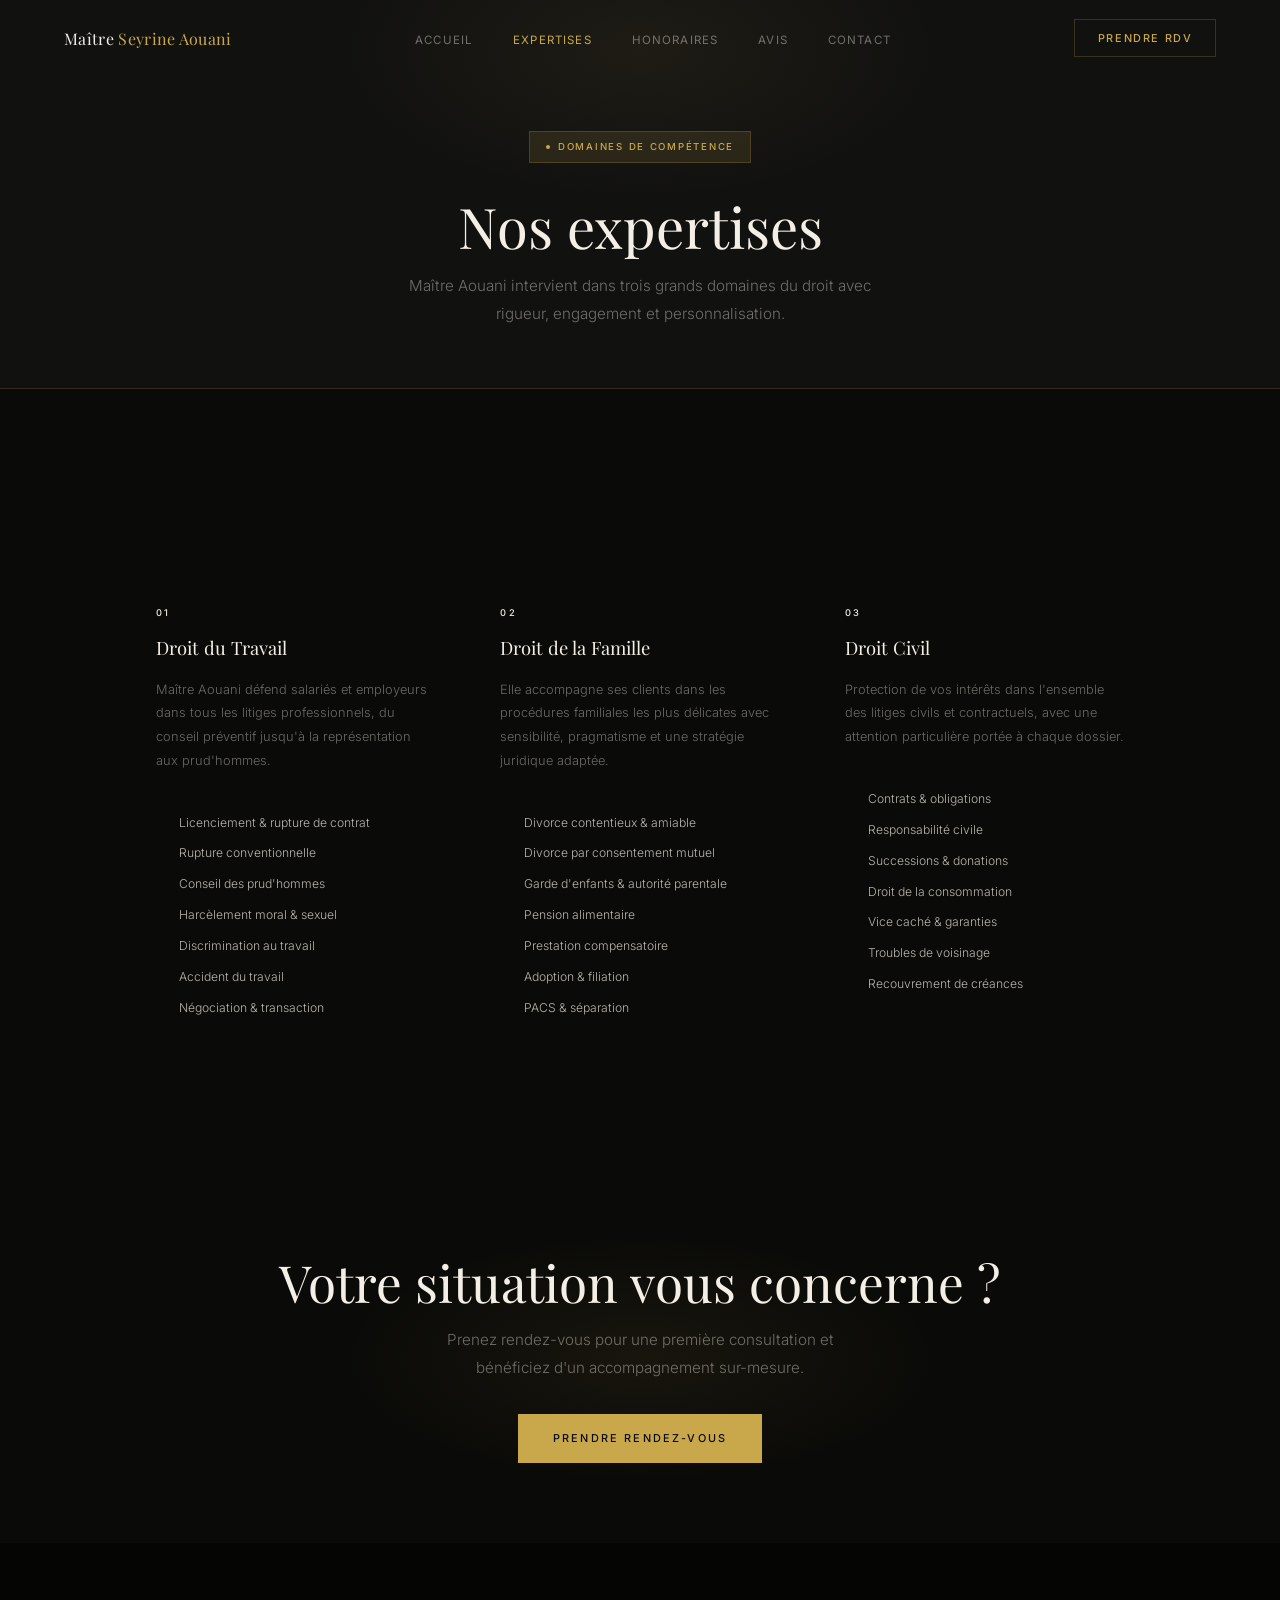
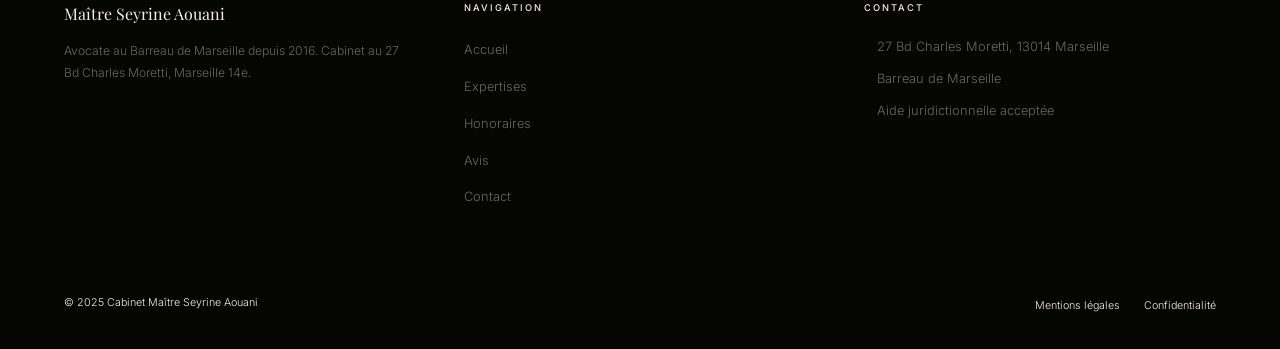
<file: expertises.html>
<!DOCTYPE html>
<html lang="fr">
<head>
<meta charset="UTF-8"><meta name="viewport" content="width=device-width, initial-scale=1.0">
<title>Expertises — Droit du Travail, Famille, Civil | Maître Seyrine Aouani</title>
<meta name="description" content="Maître Aouani intervient en droit du travail, droit de la famille et droit civil à Marseille. Découvrez ses domaines d'expertise en détail.">
<link rel="stylesheet" href="css/base.css"><link rel="stylesheet" href="css/nav-hero.css"><link rel="stylesheet" href="css/sections.css">
</head>
<body>
<nav id="navbar">
  <a href="index.html" class="nav-logo">Maître <span>Seyrine Aouani</span></a>
  <ul class="nav-links">
    <li><a href="index.html" class="nav-link">Accueil</a></li>
    <li><a href="expertises.html" class="nav-link">Expertises</a></li>
    <li><a href="honoraires.html" class="nav-link">Honoraires</a></li>
    <li><a href="avis.html" class="nav-link">Avis</a></li>
    <li><a href="contact.html" class="nav-link">Contact</a></li>
  </ul>
  <a href="contact.html" class="nav-phone">Prendre RDV</a>
  <div class="nav-burger" id="burger"><span></span><span></span><span></span></div>
</nav>
<nav class="nav-mobile" id="nav-mobile">
  <a href="index.html">Accueil</a><a href="expertises.html">Expertises</a>
  <a href="honoraires.html">Honoraires</a><a href="avis.html">Avis</a><a href="contact.html">Contact</a>
</nav>

<div class="page-hero">
  <span class="tag" style="margin-bottom:1rem;display:inline-flex;">Domaines de compétence</span>
  <h1>Nos expertises</h1>
  <p>Maître Aouani intervient dans trois grands domaines du droit avec rigueur, engagement et personnalisation.</p>
</div>

<section id="expertises">
  <div class="section-inner">
    <div class="expertises-grid">
      <div class="expertise-card reveal">
        <div class="expertise-icon"><svg viewBox="0 0 24 24"><rect x="2" y="7" width="20" height="14" rx="2"/><path d="M16 21V5a2 2 0 0 0-2-2h-4a2 2 0 0 0-2 2v16"/></svg></div>
        <span class="expertise-num">01</span>
        <p class="expertise-title">Droit du Travail</p>
        <p class="expertise-desc">Maître Aouani défend salariés et employeurs dans tous les litiges professionnels, du conseil préventif jusqu'à la représentation aux prud'hommes.</p>
        <ul class="expertise-list">
          <li>Licenciement & rupture de contrat</li>
          <li>Rupture conventionnelle</li>
          <li>Conseil des prud'hommes</li>
          <li>Harcèlement moral & sexuel</li>
          <li>Discrimination au travail</li>
          <li>Accident du travail</li>
          <li>Négociation & transaction</li>
        </ul>
      </div>
      <div class="expertise-card reveal">
        <div class="expertise-icon"><svg viewBox="0 0 24 24"><path d="M17 21v-2a4 4 0 0 0-4-4H5a4 4 0 0 0-4 4v2"/><circle cx="9" cy="7" r="4"/><path d="M23 21v-2a4 4 0 0 0-3-3.87"/><path d="M16 3.13a4 4 0 0 1 0 7.75"/></svg></div>
        <span class="expertise-num">02</span>
        <p class="expertise-title">Droit de la Famille</p>
        <p class="expertise-desc">Elle accompagne ses clients dans les procédures familiales les plus délicates avec sensibilité, pragmatisme et une stratégie juridique adaptée.</p>
        <ul class="expertise-list">
          <li>Divorce contentieux & amiable</li>
          <li>Divorce par consentement mutuel</li>
          <li>Garde d'enfants & autorité parentale</li>
          <li>Pension alimentaire</li>
          <li>Prestation compensatoire</li>
          <li>Adoption & filiation</li>
          <li>PACS & séparation</li>
        </ul>
      </div>
      <div class="expertise-card reveal">
        <div class="expertise-icon"><svg viewBox="0 0 24 24"><path d="M14 2H6a2 2 0 0 0-2 2v16a2 2 0 0 0 2 2h12a2 2 0 0 0 2-2V8z"/><polyline points="14 2 14 8 20 8"/><line x1="16" y1="13" x2="8" y2="13"/><line x1="16" y1="17" x2="8" y2="17"/><polyline points="10 9 9 9 8 9"/></svg></div>
        <span class="expertise-num">03</span>
        <p class="expertise-title">Droit Civil</p>
        <p class="expertise-desc">Protection de vos intérêts dans l'ensemble des litiges civils et contractuels, avec une attention particulière portée à chaque dossier.</p>
        <ul class="expertise-list">
          <li>Contrats & obligations</li>
          <li>Responsabilité civile</li>
          <li>Successions & donations</li>
          <li>Droit de la consommation</li>
          <li>Vice caché & garanties</li>
          <li>Troubles de voisinage</li>
          <li>Recouvrement de créances</li>
        </ul>
      </div>
    </div>
  </div>
</section>

<div class="cta-banner">
  <h2 class="reveal">Votre situation vous concerne ?</h2>
  <p class="reveal">Prenez rendez-vous pour une première consultation et bénéficiez d'un accompagnement sur-mesure.</p>
  <a href="contact.html" class="btn-primary reveal">Prendre rendez-vous</a>
</div>

<footer>
  <div class="footer-top">
    <div><p class="footer-brand-name">Maître <span>Seyrine Aouani</span></p><p class="footer-brand-desc">Avocate au Barreau de Marseille depuis 2016. Cabinet au 27 Bd Charles Moretti, Marseille 14e.</p></div>
    <div><p class="footer-col-title">Navigation</p><ul class="footer-links"><li><a href="index.html">Accueil</a></li><li><a href="expertises.html">Expertises</a></li><li><a href="honoraires.html">Honoraires</a></li><li><a href="avis.html">Avis</a></li><li><a href="contact.html">Contact</a></li></ul></div>
    <div><p class="footer-col-title">Contact</p><p class="footer-contact-item">27 Bd Charles Moretti, 13014 Marseille</p><p class="footer-contact-item">Barreau de Marseille</p><p class="footer-contact-item">Aide juridictionnelle acceptée</p></div>
  </div>
  <div class="footer-bottom"><p class="footer-copy">© 2025 Cabinet Maître Seyrine Aouani</p><ul class="footer-legal"><li><a href="#">Mentions légales</a></li><li><a href="#">Confidentialité</a></li></ul></div>
</footer>
<script src="js/main.js"></script>
</body>
</html>
</file>
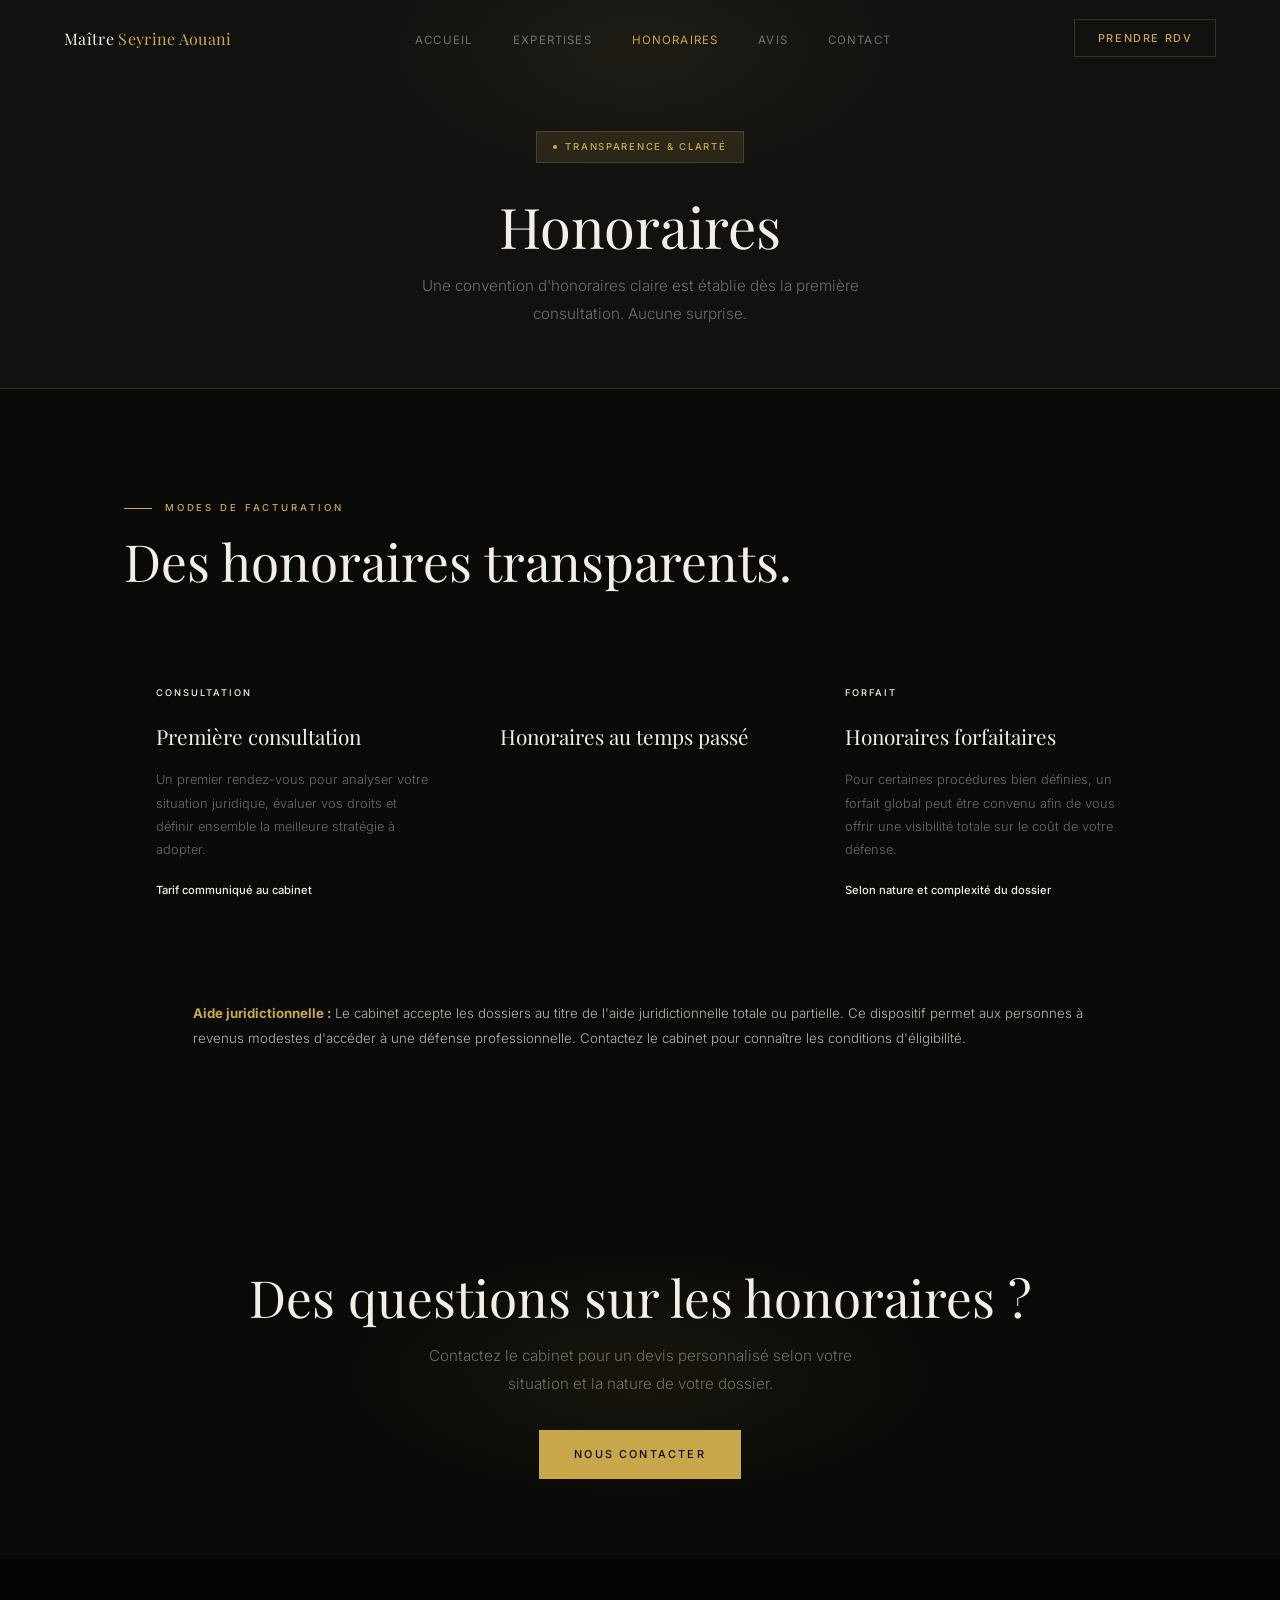
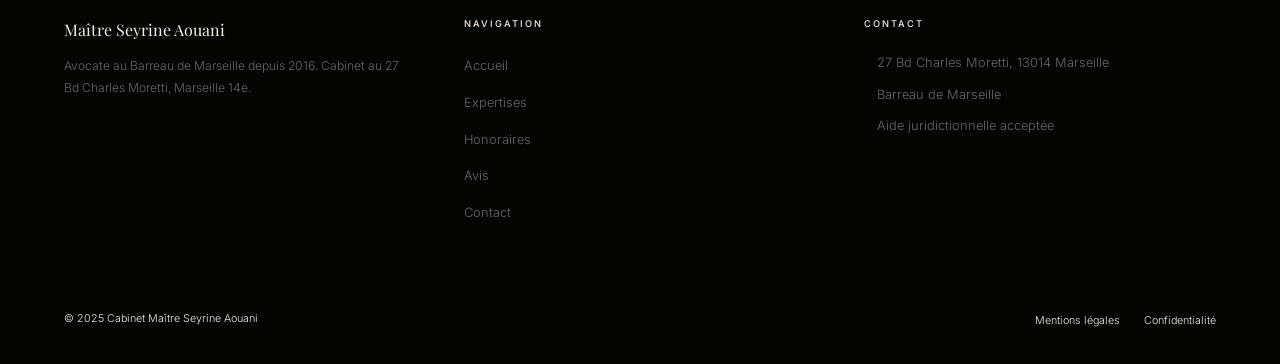
<file: honoraires.html>
<!DOCTYPE html>
<html lang="fr">
<head>
<meta charset="UTF-8"><meta name="viewport" content="width=device-width, initial-scale=1.0">
<title>Honoraires — Cabinet Maître Seyrine Aouani | Marseille</title>
<meta name="description" content="Transparence totale sur les honoraires du cabinet Maître Aouani. Consultation, temps passé, forfait. Aide juridictionnelle acceptée.">
<link rel="stylesheet" href="css/base.css"><link rel="stylesheet" href="css/nav-hero.css"><link rel="stylesheet" href="css/sections.css">
</head>
<body>
<nav id="navbar">
  <a href="index.html" class="nav-logo">Maître <span>Seyrine Aouani</span></a>
  <ul class="nav-links">
    <li><a href="index.html" class="nav-link">Accueil</a></li>
    <li><a href="expertises.html" class="nav-link">Expertises</a></li>
    <li><a href="honoraires.html" class="nav-link">Honoraires</a></li>
    <li><a href="avis.html" class="nav-link">Avis</a></li>
    <li><a href="contact.html" class="nav-link">Contact</a></li>
  </ul>
  <a href="contact.html" class="nav-phone">Prendre RDV</a>
  <div class="nav-burger" id="burger"><span></span><span></span><span></span></div>
</nav>
<nav class="nav-mobile" id="nav-mobile">
  <a href="index.html">Accueil</a><a href="expertises.html">Expertises</a>
  <a href="honoraires.html">Honoraires</a><a href="avis.html">Avis</a><a href="contact.html">Contact</a>
</nav>

<div class="page-hero">
  <span class="tag" style="margin-bottom:1rem;display:inline-flex;">Transparence & clarté</span>
  <h1>Honoraires</h1>
  <p>Une convention d'honoraires claire est établie dès la première consultation. Aucune surprise.</p>
</div>

<section id="honoraires">
  <div class="section-inner">
    <p class="section-label reveal">Modes de facturation</p>
    <h2 class="reveal">Des honoraires transparents.</h2>
    <div class="honoraires-grid">
      <div class="honoraire-card reveal">
        <span class="honoraire-type">Consultation</span>
        <p class="honoraire-name">Première consultation</p>
        <p class="honoraire-desc">Un premier rendez-vous pour analyser votre situation juridique, évaluer vos droits et définir ensemble la meilleure stratégie à adopter.</p>
        <p class="honoraire-note">Tarif communiqué au cabinet</p>
      </div>
      <div class="honoraire-card featured reveal">
        <span class="honoraire-type">Le plus courant</span>
        <p class="honoraire-name">Honoraires au temps passé</p>
        <p class="honoraire-desc">Les honoraires sont calculés en fonction du temps effectivement consacré à votre dossier : consultations, recherches juridiques, rédaction d'actes, audiences.</p>
        <p class="honoraire-note">Convention signée avant toute intervention</p>
      </div>
      <div class="honoraire-card reveal">
        <span class="honoraire-type">Forfait</span>
        <p class="honoraire-name">Honoraires forfaitaires</p>
        <p class="honoraire-desc">Pour certaines procédures bien définies, un forfait global peut être convenu afin de vous offrir une visibilité totale sur le coût de votre défense.</p>
        <p class="honoraire-note">Selon nature et complexité du dossier</p>
      </div>
    </div>
    <div class="honoraire-info reveal">
      <svg viewBox="0 0 24 24"><circle cx="12" cy="12" r="10"/><line x1="12" y1="8" x2="12" y2="12"/><line x1="12" y1="16" x2="12.01" y2="16"/></svg>
      <p><strong style="color:var(--gold);">Aide juridictionnelle :</strong> Le cabinet accepte les dossiers au titre de l'aide juridictionnelle totale ou partielle. Ce dispositif permet aux personnes à revenus modestes d'accéder à une défense professionnelle. Contactez le cabinet pour connaître les conditions d'éligibilité.</p>
    </div>
  </div>
</section>

<div class="cta-banner">
  <h2 class="reveal">Des questions sur les honoraires ?</h2>
  <p class="reveal">Contactez le cabinet pour un devis personnalisé selon votre situation et la nature de votre dossier.</p>
  <a href="contact.html" class="btn-primary reveal">Nous contacter</a>
</div>

<footer>
  <div class="footer-top">
    <div><p class="footer-brand-name">Maître <span>Seyrine Aouani</span></p><p class="footer-brand-desc">Avocate au Barreau de Marseille depuis 2016. Cabinet au 27 Bd Charles Moretti, Marseille 14e.</p></div>
    <div><p class="footer-col-title">Navigation</p><ul class="footer-links"><li><a href="index.html">Accueil</a></li><li><a href="expertises.html">Expertises</a></li><li><a href="honoraires.html">Honoraires</a></li><li><a href="avis.html">Avis</a></li><li><a href="contact.html">Contact</a></li></ul></div>
    <div><p class="footer-col-title">Contact</p><p class="footer-contact-item">27 Bd Charles Moretti, 13014 Marseille</p><p class="footer-contact-item">Barreau de Marseille</p><p class="footer-contact-item">Aide juridictionnelle acceptée</p></div>
  </div>
  <div class="footer-bottom"><p class="footer-copy">© 2025 Cabinet Maître Seyrine Aouani</p><ul class="footer-legal"><li><a href="#">Mentions légales</a></li><li><a href="#">Confidentialité</a></li></ul></div>
</footer>
<script src="js/main.js"></script>
</body>
</html>
</file>
<file: css/base.css>
/* ============================================================
   BASE.CSS — Variables, Reset, Typography
   Cabinet Maître Seyrine Aouani — Noir & Or Ultra Premium
   ============================================================ */

@import url('https://fonts.googleapis.com/css2?family=Playfair+Display:ital,wght@0,400;0,500;0,700;1,400&family=Inter:wght@300;400;500&display=swap');

*, *::before, *::after { box-sizing: border-box; margin: 0; padding: 0; }

:root {
  --gold:        #C9A84C;
  --gold-light:  #E4C97A;
  --gold-pale:   #F5EDD6;
  --gold-ultra:  #FBF7EE;
  --gold-dim:    rgba(201,168,76,0.12);
  --gold-border: rgba(201,168,76,0.22);

  --black:       #0A0A08;
  --black-soft:  #111110;
  --black-mid:   #1C1C19;
  --black-card:  rgba(255,255,255,0.03);

  --cream:       #F4EFE6;
  --text-body:   rgba(244,239,230,0.75);
  --text-muted:  rgba(244,239,230,0.42);

  --ink:         #0A0A08;
  --ink-body:    #2E2C24;
  --ink-muted:   #7A7060;

  --border-dark: rgba(255,255,255,0.07);
  --border-gold: rgba(201,168,76,0.18);
  --border-light:#E8E0D0;

  --max-width:   1160px;
  --section-pad: 110px;
  --side-pad:    5vw;
}

html { scroll-behavior: smooth; -webkit-font-smoothing: antialiased; }

body {
  background: var(--black);
  color: var(--cream);
  font-family: 'Inter', sans-serif;
  font-weight: 300;
  line-height: 1.7;
}

h1, h2, h3, h4 {
  font-family: 'Playfair Display', serif;
  font-weight: 400;
  line-height: 1.1;
}
h1 { font-size: clamp(2.8rem, 6vw, 5rem); color: var(--cream); }
h2 { font-size: clamp(2rem, 4vw, 3.2rem); color: var(--cream); }
h3 { font-size: 1.3rem; color: var(--cream); }

p { color: var(--text-body); line-height: 1.85; }
a { text-decoration: none; color: inherit; }
img { display: block; max-width: 100%; }

.section-inner {
  max-width: var(--max-width);
  margin: 0 auto;
  padding: var(--section-pad) var(--side-pad);
}

.section-label {
  font-size: 0.6rem;
  font-weight: 500;
  letter-spacing: 0.3em;
  text-transform: uppercase;
  color: var(--gold);
  display: flex;
  align-items: center;
  gap: 0.8rem;
  margin-bottom: 1rem;
}
.section-label::before {
  content: '';
  width: 28px; height: 1px;
  background: var(--gold);
  flex-shrink: 0;
}

.divider { width: 40px; height: 1px; background: var(--gold); margin: 1.5rem 0; }

.btn-primary {
  display: inline-block;
  font-size: 0.68rem;
  font-weight: 500;
  letter-spacing: 0.2em;
  text-transform: uppercase;
  background: var(--gold);
  color: var(--black);
  padding: 0.95rem 2.2rem;
  transition: background 0.22s, transform 0.2s;
}
.btn-primary:hover { background: var(--gold-light); transform: translateY(-1px); }

.btn-outline {
  display: inline-block;
  font-size: 0.68rem;
  font-weight: 500;
  letter-spacing: 0.2em;
  text-transform: uppercase;
  border: 1px solid var(--gold-border);
  color: var(--gold);
  padding: 0.95rem 2.2rem;
  transition: background 0.22s, border-color 0.22s;
}
.btn-outline:hover { background: var(--gold-dim); border-color: var(--gold); }

.btn-text {
  display: inline-flex;
  align-items: center;
  gap: 0.5rem;
  font-size: 0.75rem;
  color: var(--text-muted);
  border-bottom: 1px solid var(--border-dark);
  padding-bottom: 2px;
  transition: color 0.2s, border-color 0.2s;
}
.btn-text:hover { color: var(--gold); border-color: var(--gold-border); }

.tag {
  display: inline-flex;
  align-items: center;
  gap: 0.5rem;
  background: var(--gold-dim);
  border: 1px solid var(--gold-border);
  color: var(--gold);
  font-size: 0.6rem;
  font-weight: 500;
  letter-spacing: 0.18em;
  text-transform: uppercase;
  padding: 0.4rem 1rem;
}
.tag::before {
  content: '';
  width: 4px; height: 4px;
  border-radius: 50%;
  background: var(--gold);
}

/* light sections */
.light-section { background: var(--gold-ultra); }
.light-section h2, .light-section h3 { color: var(--ink); }
.light-section p { color: var(--ink-body); }
.light-section .section-label { color: var(--gold); }
.light-section .section-label::before { background: var(--gold); }
.light-section .divider { background: var(--gold); }
.light-section .btn-text { color: var(--ink-muted); border-color: var(--border-light); }
.light-section .btn-text:hover { color: var(--gold); }

.reveal {
  opacity: 0;
  transform: translateY(20px);
  transition: opacity 0.7s ease, transform 0.7s ease;
}
.reveal.visible { opacity: 1; transform: none; }
.nav-link.active { color: var(--gold) !important; }

@media (max-width: 900px) { :root { --section-pad: 72px; } }
@media (max-width: 600px) { :root { --section-pad: 56px; } }
</file>
<file: css/nav-hero.css>
/* ============================================================
   NAV-HERO.CSS
   ============================================================ */

/* ── NAVBAR ── */
#navbar {
  position: fixed;
  top: 0; left: 0; right: 0;
  z-index: 200;
  display: flex;
  align-items: center;
  justify-content: space-between;
  padding: 1.2rem var(--side-pad);
  transition: background 0.4s, border-color 0.4s;
  border-bottom: 1px solid transparent;
}
#navbar.scrolled {
  background: rgba(10,10,8,0.93);
  backdrop-filter: blur(14px);
  border-color: var(--border-gold);
}

.nav-logo {
  font-family: 'Playfair Display', serif;
  font-size: 1rem;
  font-weight: 400;
  color: var(--cream);
  letter-spacing: 0.02em;
}
.nav-logo span { color: var(--gold); }

.nav-links {
  display: flex;
  align-items: center;
  gap: 2.5rem;
  list-style: none;
}
.nav-links a {
  font-size: 0.72rem;
  font-weight: 400;
  letter-spacing: 0.1em;
  text-transform: uppercase;
  color: var(--text-muted);
  transition: color 0.2s;
}
.nav-links a:hover { color: var(--gold); }

.nav-phone {
  font-size: 0.68rem;
  font-weight: 500;
  letter-spacing: 0.15em;
  text-transform: uppercase;
  border: 1px solid var(--gold-border);
  color: var(--gold);
  padding: 0.55rem 1.4rem;
  transition: background 0.2s, border-color 0.2s;
}
.nav-phone:hover { background: var(--gold-dim); border-color: var(--gold); }

.nav-burger {
  display: none;
  flex-direction: column;
  gap: 5px;
  cursor: pointer;
  padding: 4px;
}
.nav-burger span {
  display: block;
  width: 22px; height: 1px;
  background: var(--cream);
  transition: 0.3s;
}
.nav-mobile {
  display: none;
  position: fixed;
  top: 62px; left: 0; right: 0;
  background: var(--black-soft);
  border-bottom: 1px solid var(--border-gold);
  padding: 1.5rem var(--side-pad) 2rem;
  z-index: 199;
  flex-direction: column;
  gap: 1.2rem;
}
.nav-mobile.open { display: flex; }
.nav-mobile a { font-size: 0.9rem; color: var(--text-body); }

/* ── HERO ── */
#hero {
  min-height: 100vh;
  display: grid;
  grid-template-columns: 1fr 1fr;
  padding-top: 70px;
  overflow: hidden;
  position: relative;
}

/* ligne décorative verticale */
#hero::before {
  content: '';
  position: absolute;
  left: 50%;
  top: 20%; bottom: 20%;
  width: 1px;
  background: linear-gradient(to bottom, transparent, var(--gold-border), transparent);
  pointer-events: none;
  z-index: 0;
}

.hero-left {
  display: flex;
  flex-direction: column;
  justify-content: center;
  padding: 80px var(--side-pad) 80px calc(var(--side-pad) + max(0px,(100vw - var(--max-width))/2));
  position: relative;
  z-index: 1;
}

.hero-right {
  display: flex;
  flex-direction: column;
  justify-content: center;
  padding: 80px calc(var(--side-pad) + max(0px,(100vw - var(--max-width))/2)) 80px var(--side-pad);
  position: relative;
  z-index: 1;
  background: var(--black-soft);
}

/* fond décoratif droite */
.hero-right::before {
  content: '';
  position: absolute;
  top: 0; right: 0;
  width: 60%;
  height: 100%;
  background: radial-gradient(ellipse at top right, rgba(201,168,76,0.06) 0%, transparent 70%);
  pointer-events: none;
}

.hero-eyebrow {
  margin-bottom: 2rem;
  opacity: 0;
  animation: fadeUp 0.7s 0.2s forwards;
}
.hero-title {
  opacity: 0;
  animation: fadeUp 0.8s 0.4s forwards;
  margin-bottom: 1.5rem;
}
.hero-title em { font-style: italic; color: var(--gold); }
.hero-desc {
  font-size: 0.95rem;
  max-width: 420px;
  margin-bottom: 2.5rem;
  opacity: 0;
  animation: fadeUp 0.8s 0.6s forwards;
}
.hero-ctas {
  display: flex;
  gap: 1rem;
  flex-wrap: wrap;
  opacity: 0;
  animation: fadeUp 0.8s 0.8s forwards;
  margin-bottom: 3.5rem;
}
.hero-stats {
  display: flex;
  gap: 3rem;
  padding-top: 3rem;
  border-top: 1px solid var(--border-dark);
  opacity: 0;
  animation: fadeUp 0.8s 1s forwards;
}
.hero-stat-num {
  font-family: 'Playfair Display', serif;
  font-size: 2.2rem;
  color: var(--gold);
  display: block;
  line-height: 1;
}
.hero-stat-label {
  font-size: 0.6rem;
  font-weight: 500;
  letter-spacing: 0.15em;
  text-transform: uppercase;
  color: var(--text-muted);
  margin-top: 0.3rem;
  display: block;
}

/* panel droit */
.hero-panel-label {
  font-size: 0.58rem;
  font-weight: 500;
  letter-spacing: 0.28em;
  text-transform: uppercase;
  color: var(--text-dim);
  margin-bottom: 2rem;
  opacity: 0;
  animation: fadeUp 0.7s 0.5s forwards;
  position: relative; z-index: 1;
}
.hero-spec {
  display: flex;
  align-items: flex-start;
  gap: 1.2rem;
  padding: 1.2rem 0;
  border-bottom: 1px solid var(--border-dark);
  opacity: 0;
  position: relative; z-index: 1;
}
.hero-spec:last-child { border-bottom: none; }
.hero-spec-icon {
  width: 38px; height: 38px;
  background: var(--gold-dim);
  border: 1px solid var(--gold-border);
  display: flex;
  align-items: center;
  justify-content: center;
  flex-shrink: 0;
}
.hero-spec-icon svg { width: 16px; height: 16px; stroke: var(--gold); fill: none; stroke-width: 1.5; }
.hero-spec-name {
  font-family: 'Playfair Display', serif;
  font-size: 1rem;
  color: var(--cream);
  display: block;
  margin-bottom: 0.15rem;
}
.hero-spec-sub { font-size: 0.72rem; color: var(--text-muted); }

/* ── PAGE HERO ── */
.page-hero {
  background: var(--black-soft);
  border-bottom: 1px solid var(--border-gold);
  padding: calc(70px + 60px) var(--side-pad) 60px;
  text-align: center;
  position: relative;
  overflow: hidden;
}
.page-hero::before {
  content: '';
  position: absolute;
  top: -100px; left: 50%;
  transform: translateX(-50%);
  width: 600px; height: 300px;
  background: radial-gradient(ellipse, rgba(201,168,76,0.07) 0%, transparent 70%);
}
.page-hero h1 { font-size: clamp(2rem, 5vw, 3.5rem); margin-top: 1rem; position: relative; }
.page-hero p { color: var(--text-muted); font-size: 0.95rem; max-width: 500px; margin: 1rem auto 0; position: relative; }

@keyframes fadeUp {
  from { opacity: 0; transform: translateY(18px); }
  to   { opacity: 1; transform: translateY(0); }
}

@media (max-width: 900px) {
  .nav-links, .nav-phone { display: none; }
  .nav-burger { display: flex; }
  #hero { grid-template-columns: 1fr; min-height: auto; }
  #hero::before { display: none; }
  .hero-left { padding: 60px var(--side-pad) 48px; }
  .hero-right { padding: 48px var(--side-pad) 60px; }
  .hero-stats { gap: 1.5rem; flex-wrap: wrap; }
}
</file>
<file: css/sections.css>
/* ============================================================
   SECTIONS.CSS — Sections, Cards, Forms, Footer
   ============================================================ */

/* ── ABOUT ── */
#about { background: var(--noir-soft); }
.about-grid {
  display: grid;
  grid-template-columns: 1fr 1fr;
  gap: 6rem;
  align-items: center;
  margin-top: 3.5rem;
}
.about-photo-wrap {
  position: relative;
}
.about-photo-wrap img {
  width: 100%;
  height: 500px;
  object-fit: cover;
  object-position: center top;
  filter: grayscale(20%) contrast(1.05);
}
.about-photo-wrap::before {
  content: '';
  position: absolute;
  top: 16px; left: 16px; right: -16px; bottom: -16px;
  border: 1px solid var(--border);
  z-index: 0;
}
.about-photo-wrap img { position: relative; z-index: 1; }

.about-photo-badge {
  position: absolute;
  bottom: 2rem; right: -1.5rem;
  background: var(--or);
  color: var(--noir);
  padding: 1rem 1.4rem;
  text-align: center;
  z-index: 2;
}
.about-photo-badge strong {
  font-family: 'Playfair Display', serif;
  font-size: 1.8rem;
  display: block;
  line-height: 1;
}
.about-photo-badge span {
  font-size: 0.6rem;
  font-weight: 500;
  letter-spacing: 0.15em;
  text-transform: uppercase;
}

.about-text p { margin-bottom: 1.2rem; font-size: 0.95rem; }

.badge-barreau {
  display: inline-flex;
  align-items: center;
  gap: 0.7rem;
  border: 1px solid var(--border);
  color: var(--or);
  font-size: 0.65rem;
  font-weight: 500;
  letter-spacing: 0.15em;
  text-transform: uppercase;
  padding: 0.55rem 1.1rem;
  margin-top: 2rem;
  background: var(--or-pale);
}
.badge-barreau::before {
  content: '';
  width: 4px; height: 4px;
  border-radius: 50%;
  background: var(--or);
  flex-shrink: 0;
}

.langue-row { display: flex; gap: 0.6rem; flex-wrap: wrap; margin-top: 0.8rem; }
.langue-pill {
  background: var(--noir-mid);
  border: 1px solid var(--border-soft);
  color: var(--text-muted);
  font-size: 0.7rem;
  font-weight: 400;
  padding: 0.3rem 0.9rem;
  letter-spacing: 0.05em;
}

/* ── EXPERTISES ── */
#expertises { background: var(--noir); }
.expertises-intro {
  display: grid;
  grid-template-columns: 1fr 1fr;
  gap: 4rem;
  align-items: end;
  margin-bottom: 4rem;
}
.expertises-intro p { font-size: 0.95rem; }

.expertises-grid {
  display: grid;
  grid-template-columns: repeat(3, 1fr);
  gap: 1px;
  background: var(--border-soft);
}
.expertise-card {
  background: var(--noir-card);
  padding: 2.5rem 2rem;
  position: relative;
  overflow: hidden;
  transition: background 0.3s;
  cursor: default;
}
.expertise-card::before {
  content: '';
  position: absolute;
  top: 0; left: 0; right: 0;
  height: 1px;
  background: var(--or);
  transform: scaleX(0);
  transform-origin: left;
  transition: transform 0.4s ease;
}
.expertise-card:hover { background: var(--noir-mid); }
.expertise-card:hover::before { transform: scaleX(1); }

.expertise-icon {
  width: 42px; height: 42px;
  border: 1px solid var(--border);
  display: flex;
  align-items: center;
  justify-content: center;
  margin-bottom: 1.5rem;
}
.expertise-icon svg { width: 18px; height: 18px; stroke: var(--or); fill: none; stroke-width: 1.3; }
.expertise-num {
  font-size: 0.58rem;
  font-weight: 500;
  letter-spacing: 0.25em;
  text-transform: uppercase;
  color: var(--or-dim);
  display: block;
  margin-bottom: 0.6rem;
}
.expertise-title {
  font-family: 'Playfair Display', serif;
  font-size: 1.15rem;
  color: var(--cream);
  margin-bottom: 0.8rem;
}
.expertise-desc { font-size: 0.8rem; color: var(--text-muted); line-height: 1.85; margin-bottom: 1.2rem; }
.expertise-list {
  list-style: none;
  border-top: 1px solid var(--border-soft);
  padding-top: 1rem;
}
.expertise-list li {
  font-size: 0.76rem;
  color: var(--text-body);
  padding: 0.32rem 0;
  display: flex;
  align-items: center;
  gap: 0.7rem;
}
.expertise-list li::before {
  content: '';
  width: 12px; height: 1px;
  background: var(--or);
  flex-shrink: 0;
}

/* ── VALEURS — dark section ── */
#valeurs { background: var(--noir-mid); border-top: 1px solid var(--border-soft); border-bottom: 1px solid var(--border-soft); }
.valeurs-layout {
  display: grid;
  grid-template-columns: 360px 1fr;
  gap: 7rem;
  align-items: start;
  margin-top: 3.5rem;
}
.valeurs-left p { font-size: 0.9rem; margin-top: 1rem; line-height: 1.9; }
.valeurs-grid {
  display: grid;
  grid-template-columns: 1fr 1fr;
  gap: 1px;
  background: var(--border-soft);
}
.valeur-item {
  background: var(--noir-card);
  padding: 2rem;
  transition: background 0.2s;
}
.valeur-item:hover { background: var(--noir-mid); }
.valeur-icon {
  width: 38px; height: 38px;
  border: 1px solid var(--border);
  display: flex;
  align-items: center;
  justify-content: center;
  margin-bottom: 1rem;
}
.valeur-icon svg { width: 16px; height: 16px; stroke: var(--or); fill: none; stroke-width: 1.3; }
.valeur-name {
  font-family: 'Playfair Display', serif;
  font-size: 1rem;
  color: var(--cream);
  margin-bottom: 0.4rem;
}
.valeur-desc { font-size: 0.76rem; color: var(--text-muted); line-height: 1.75; }

/* ── HONORAIRES ── */
#honoraires { background: var(--noir-soft); }
.honoraires-grid {
  display: grid;
  grid-template-columns: repeat(3, 1fr);
  gap: 1px;
  background: var(--border-soft);
  margin-top: 3.5rem;
}
.honoraire-card {
  background: var(--noir-card);
  padding: 2.5rem 2rem;
  transition: background 0.2s;
}
.honoraire-card:hover { background: var(--noir-mid); }
.honoraire-card.featured { background: var(--or); }
.honoraire-type {
  font-size: 0.58rem;
  font-weight: 500;
  letter-spacing: 0.22em;
  text-transform: uppercase;
  color: var(--or);
  margin-bottom: 1rem;
  display: block;
}
.honoraire-card.featured .honoraire-type { color: rgba(10,10,8,0.6); }
.honoraire-name {
  font-family: 'Playfair Display', serif;
  font-size: 1.3rem;
  color: var(--cream);
  margin-bottom: 0.8rem;
}
.honoraire-card.featured .honoraire-name { color: var(--noir); }
.honoraire-desc { font-size: 0.8rem; color: var(--text-muted); line-height: 1.8; }
.honoraire-card.featured .honoraire-desc { color: rgba(10,10,8,0.65); }
.honoraire-note { margin-top: 1.2rem; font-size: 0.7rem; color: var(--or); font-weight: 500; }
.honoraire-card.featured .honoraire-note { color: rgba(10,10,8,0.7); }

.honoraire-info {
  margin-top: 2rem;
  background: var(--or-pale);
  border: 1px solid var(--border);
  padding: 1.8rem 2rem;
  display: flex;
  gap: 1.2rem;
  align-items: flex-start;
}
.honoraire-info svg { width: 18px; height: 18px; stroke: var(--or); fill: none; stroke-width: 1.3; flex-shrink: 0; margin-top: 2px; }
.honoraire-info p { font-size: 0.83rem; color: var(--text-body); }

/* ── AVIS ── */
#avis { background: var(--noir); }
.avis-grid {
  display: grid;
  grid-template-columns: repeat(3, 1fr);
  gap: 1px;
  background: var(--border-soft);
  margin-top: 3.5rem;
}
.avis-card {
  background: var(--noir-card);
  padding: 2rem;
  transition: background 0.2s;
}
.avis-card:hover { background: var(--noir-mid); }
.avis-stars { display: flex; gap: 3px; margin-bottom: 1.2rem; }
.star {
  width: 12px; height: 12px;
  background: var(--or);
  clip-path: polygon(50% 0%,61% 35%,98% 35%,68% 57%,79% 91%,50% 70%,21% 91%,32% 57%,2% 35%,39% 35%);
}
.avis-text { font-size: 0.86rem; color: var(--text-body); line-height: 1.85; margin-bottom: 1.5rem; font-style: italic; }
.avis-author { font-size: 0.68rem; font-weight: 500; letter-spacing: 0.1em; text-transform: uppercase; color: var(--text-muted); }
.avis-domaine { font-size: 0.65rem; color: var(--or); margin-top: 0.2rem; letter-spacing: 0.05em; }

/* ── CONTACT ── */
#contact { background: var(--noir-soft); }
.contact-grid {
  display: grid;
  grid-template-columns: 1fr 1fr;
  gap: 5rem;
  margin-top: 3.5rem;
  align-items: start;
}
.contact-info-title {
  font-family: 'Playfair Display', serif;
  font-size: 1.2rem;
  color: var(--cream);
  margin-bottom: 2rem;
}
.contact-row {
  display: flex;
  align-items: flex-start;
  gap: 1rem;
  padding: 1.1rem 0;
  border-bottom: 1px solid var(--border-soft);
}
.contact-row:first-of-type { border-top: 1px solid var(--border-soft); }
.contact-icon-box {
  width: 34px; height: 34px;
  border: 1px solid var(--border);
  display: flex;
  align-items: center;
  justify-content: center;
  flex-shrink: 0;
  margin-top: 2px;
}
.contact-icon-box svg { width: 13px; height: 13px; stroke: var(--or); fill: none; stroke-width: 1.4; }
.contact-label { font-size: 0.56rem; font-weight: 500; letter-spacing: 0.2em; text-transform: uppercase; color: var(--text-muted); display: block; margin-bottom: 0.15rem; }
.contact-value { font-size: 0.88rem; color: var(--text-body); transition: color 0.2s; }
a.contact-value:hover { color: var(--or); }

.contact-form-panel {
  background: var(--noir-card);
  border: 1px solid var(--border-soft);
  padding: 2.5rem;
}
.form-title { font-family: 'Playfair Display', serif; font-size: 1.3rem; color: var(--cream); margin-bottom: 2rem; }
.form-row { display: grid; grid-template-columns: 1fr 1fr; gap: 1rem; }
.form-group { margin-bottom: 1.1rem; }
.form-group label { display: block; font-size: 0.58rem; font-weight: 500; letter-spacing: 0.18em; text-transform: uppercase; color: var(--text-muted); margin-bottom: 0.4rem; }
.form-group input,
.form-group select,
.form-group textarea {
  width: 100%;
  background: var(--noir-mid);
  border: 1px solid var(--border-soft);
  color: var(--cream);
  padding: 0.75rem 0.9rem;
  font-family: 'Inter', sans-serif;
  font-size: 0.85rem;
  font-weight: 300;
  outline: none;
  transition: border-color 0.2s;
  appearance: none;
}
.form-group input:focus,
.form-group select:focus,
.form-group textarea:focus { border-color: var(--or); }
.form-group select option { background: var(--noir-mid); }
.form-group textarea { height: 100px; resize: vertical; }
.form-submit {
  width: 100%;
  background: var(--or);
  color: var(--noir);
  border: none;
  padding: 0.9rem;
  font-family: 'Inter', sans-serif;
  font-size: 0.68rem;
  font-weight: 500;
  letter-spacing: 0.2em;
  text-transform: uppercase;
  cursor: pointer;
  transition: background 0.2s, transform 0.2s;
  margin-top: 0.5rem;
}
.form-submit:hover { background: var(--or-light); transform: translateY(-1px); }
.form-note { font-size: 0.65rem; color: var(--text-muted); text-align: center; margin-top: 0.9rem; line-height: 1.6; }

/* ── CTA BANNER ── */
.cta-banner {
  background: var(--noir-mid);
  border-top: 1px solid var(--border);
  border-bottom: 1px solid var(--border);
  padding: 5rem var(--side-pad);
  text-align: center;
  position: relative;
  overflow: hidden;
}
.cta-banner::before {
  content: '';
  position: absolute;
  top: 50%; left: 50%;
  transform: translate(-50%, -50%);
  width: 600px; height: 250px;
  background: radial-gradient(ellipse, rgba(201,168,76,0.07) 0%, transparent 70%);
  pointer-events: none;
}
.cta-banner h2 { position: relative; margin-bottom: 1rem; }
.cta-banner p { color: var(--text-muted); font-size: 0.95rem; max-width: 460px; margin: 0 auto 2rem; position: relative; }
.cta-banner .btn-primary { position: relative; }

/* ── FOOTER ── */
footer {
  background: #050504;
  border-top: 1px solid var(--border);
  padding: 3.5rem var(--side-pad) 2rem;
}
.footer-top {
  display: grid;
  grid-template-columns: 1fr 1fr 1fr;
  gap: 3rem;
  padding-bottom: 3rem;
  border-bottom: 1px solid var(--border-soft);
}
.footer-brand-name { font-family: 'Playfair Display', serif; font-size: 1rem; color: var(--cream); margin-bottom: 0.7rem; }
.footer-brand-name span { color: var(--or); }
.footer-brand-desc { font-size: 0.76rem; color: var(--text-muted); line-height: 1.8; }
.footer-col-title { font-size: 0.58rem; font-weight: 500; letter-spacing: 0.22em; text-transform: uppercase; color: var(--text-dim); margin-bottom: 1.2rem; }
.footer-links { list-style: none; display: flex; flex-direction: column; gap: 0.6rem; }
.footer-links a { font-size: 0.8rem; color: var(--text-muted); transition: color 0.2s; }
.footer-links a:hover { color: var(--or); }
.footer-contact-item { font-size: 0.8rem; color: var(--text-muted); margin-bottom: 0.5rem; display: flex; align-items: center; gap: 0.6rem; }
.footer-contact-item::before { content: ''; width: 3px; height: 3px; border-radius: 50%; background: var(--or); flex-shrink: 0; }
.footer-bottom { display: flex; align-items: center; justify-content: space-between; padding-top: 2rem; flex-wrap: wrap; gap: 1rem; }
.footer-copy { font-size: 0.67rem; color: var(--text-dim); }
.footer-legal { display: flex; gap: 1.5rem; list-style: none; }
.footer-legal a { font-size: 0.67rem; color: var(--text-dim); transition: color 0.2s; }
.footer-legal a:hover { color: var(--or); }

/* ── RESPONSIVE ── */
@media (max-width: 900px) {
  .about-grid, .contact-grid, .valeurs-layout, .expertises-intro { grid-template-columns: 1fr; gap: 2.5rem; }
  .expertises-grid, .honoraires-grid, .avis-grid { grid-template-columns: 1fr; }
  .valeurs-grid { grid-template-columns: 1fr; }
  .footer-top { grid-template-columns: 1fr; gap: 2rem; }
  .form-row { grid-template-columns: 1fr; }
  .about-photo-wrap img { height: 360px; }
  .about-photo-badge { right: 0; }
}
</file>
